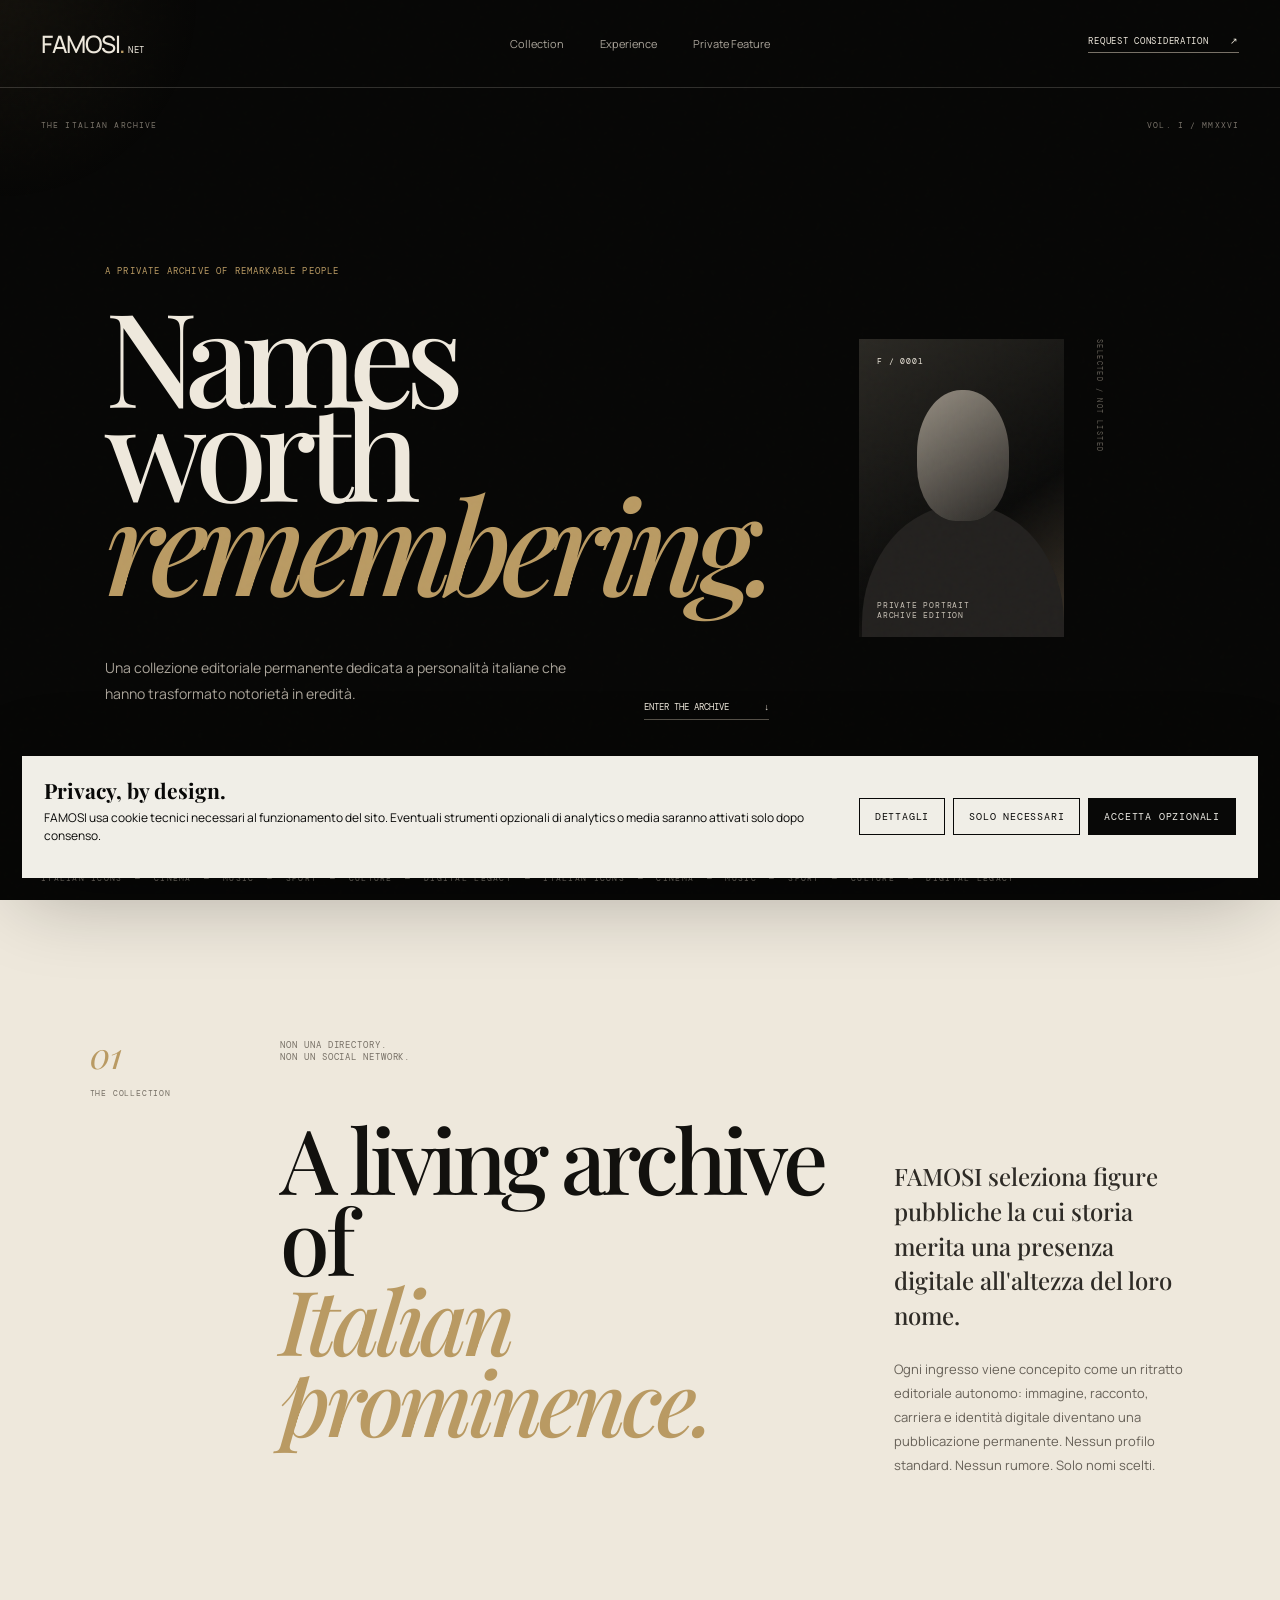
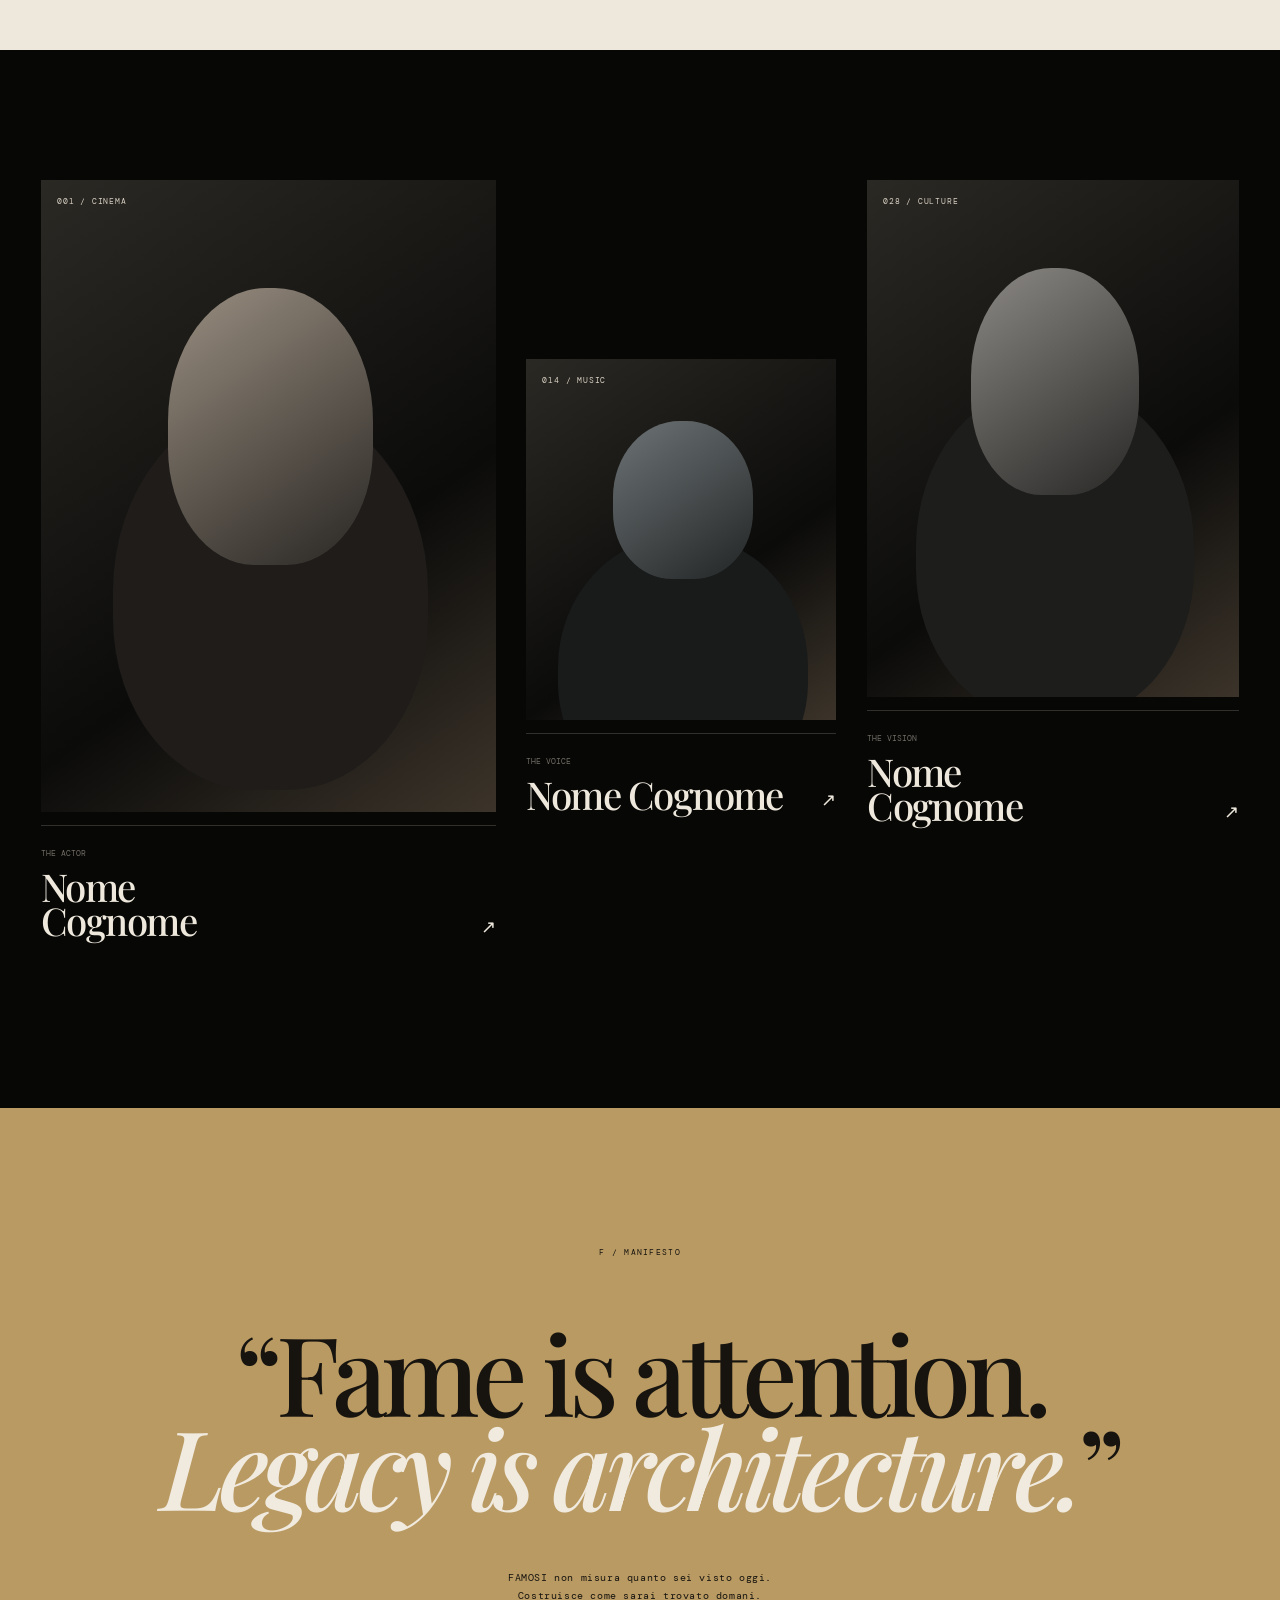
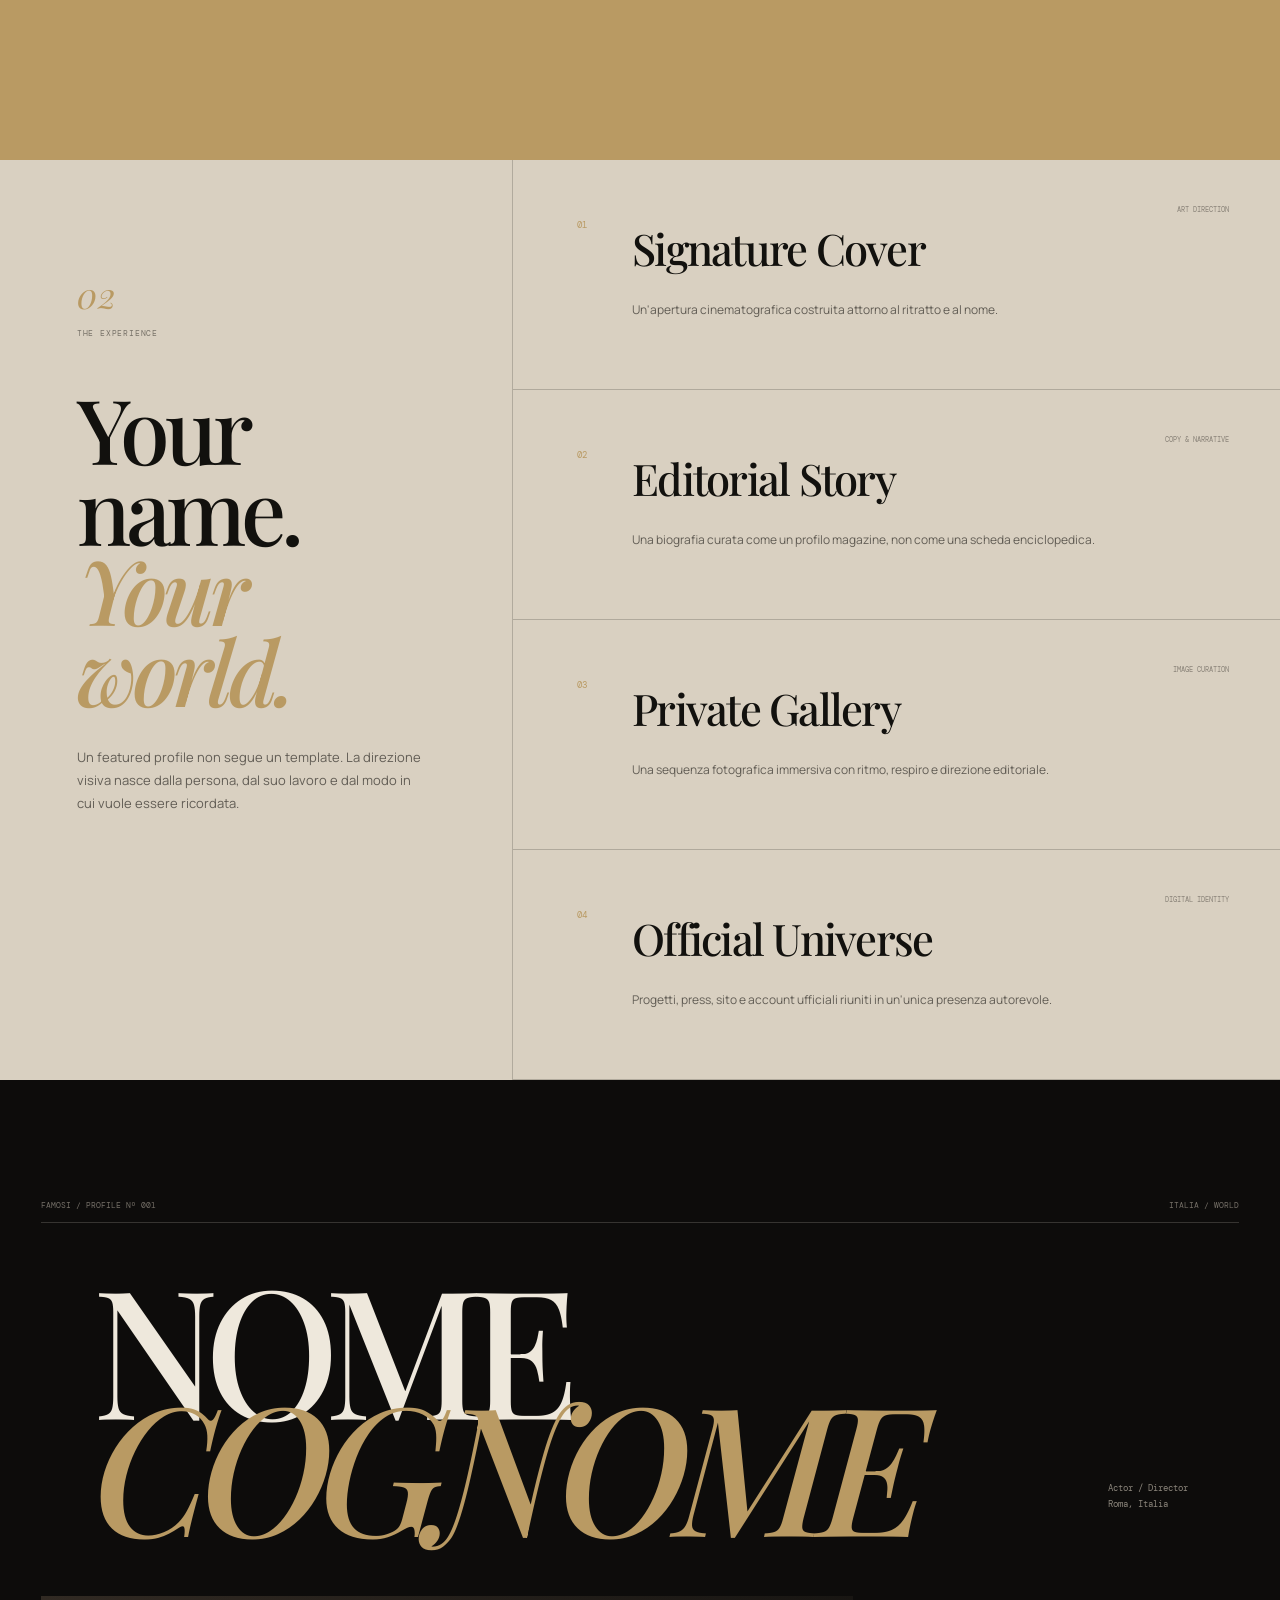
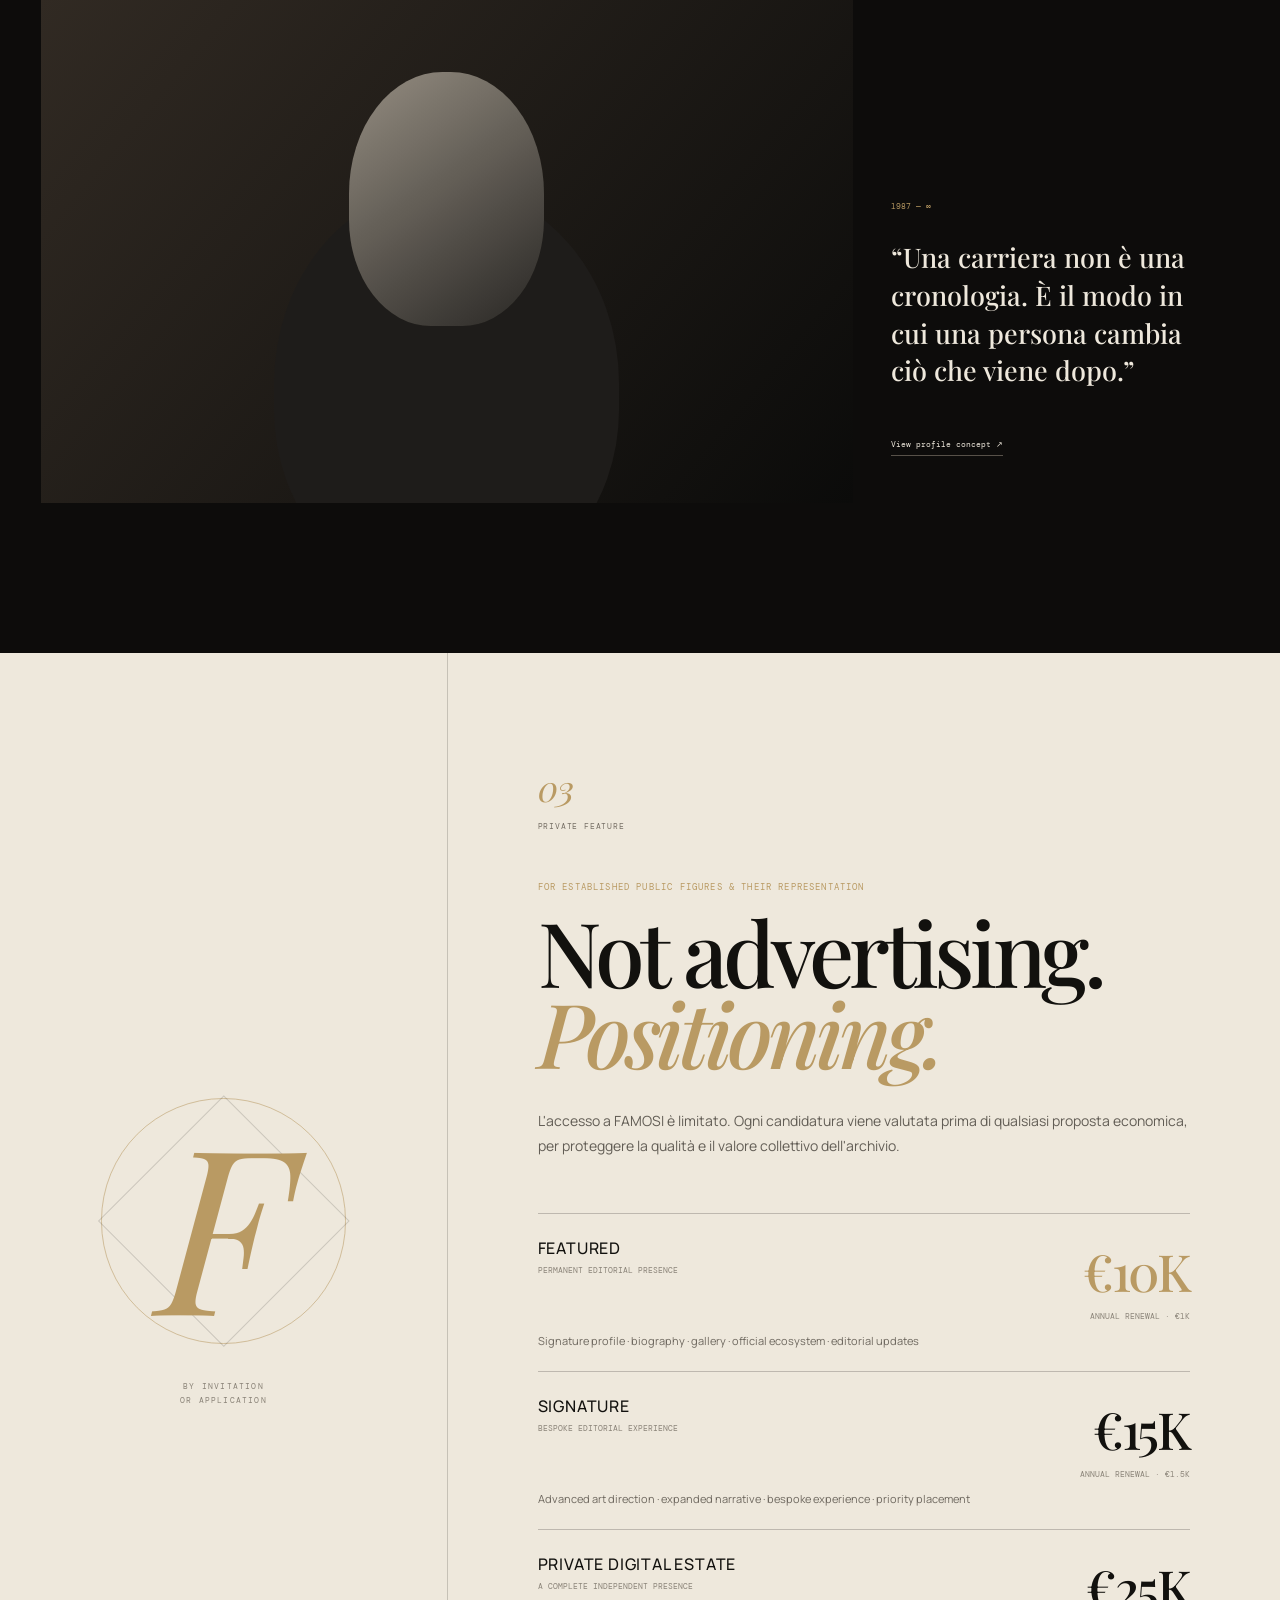
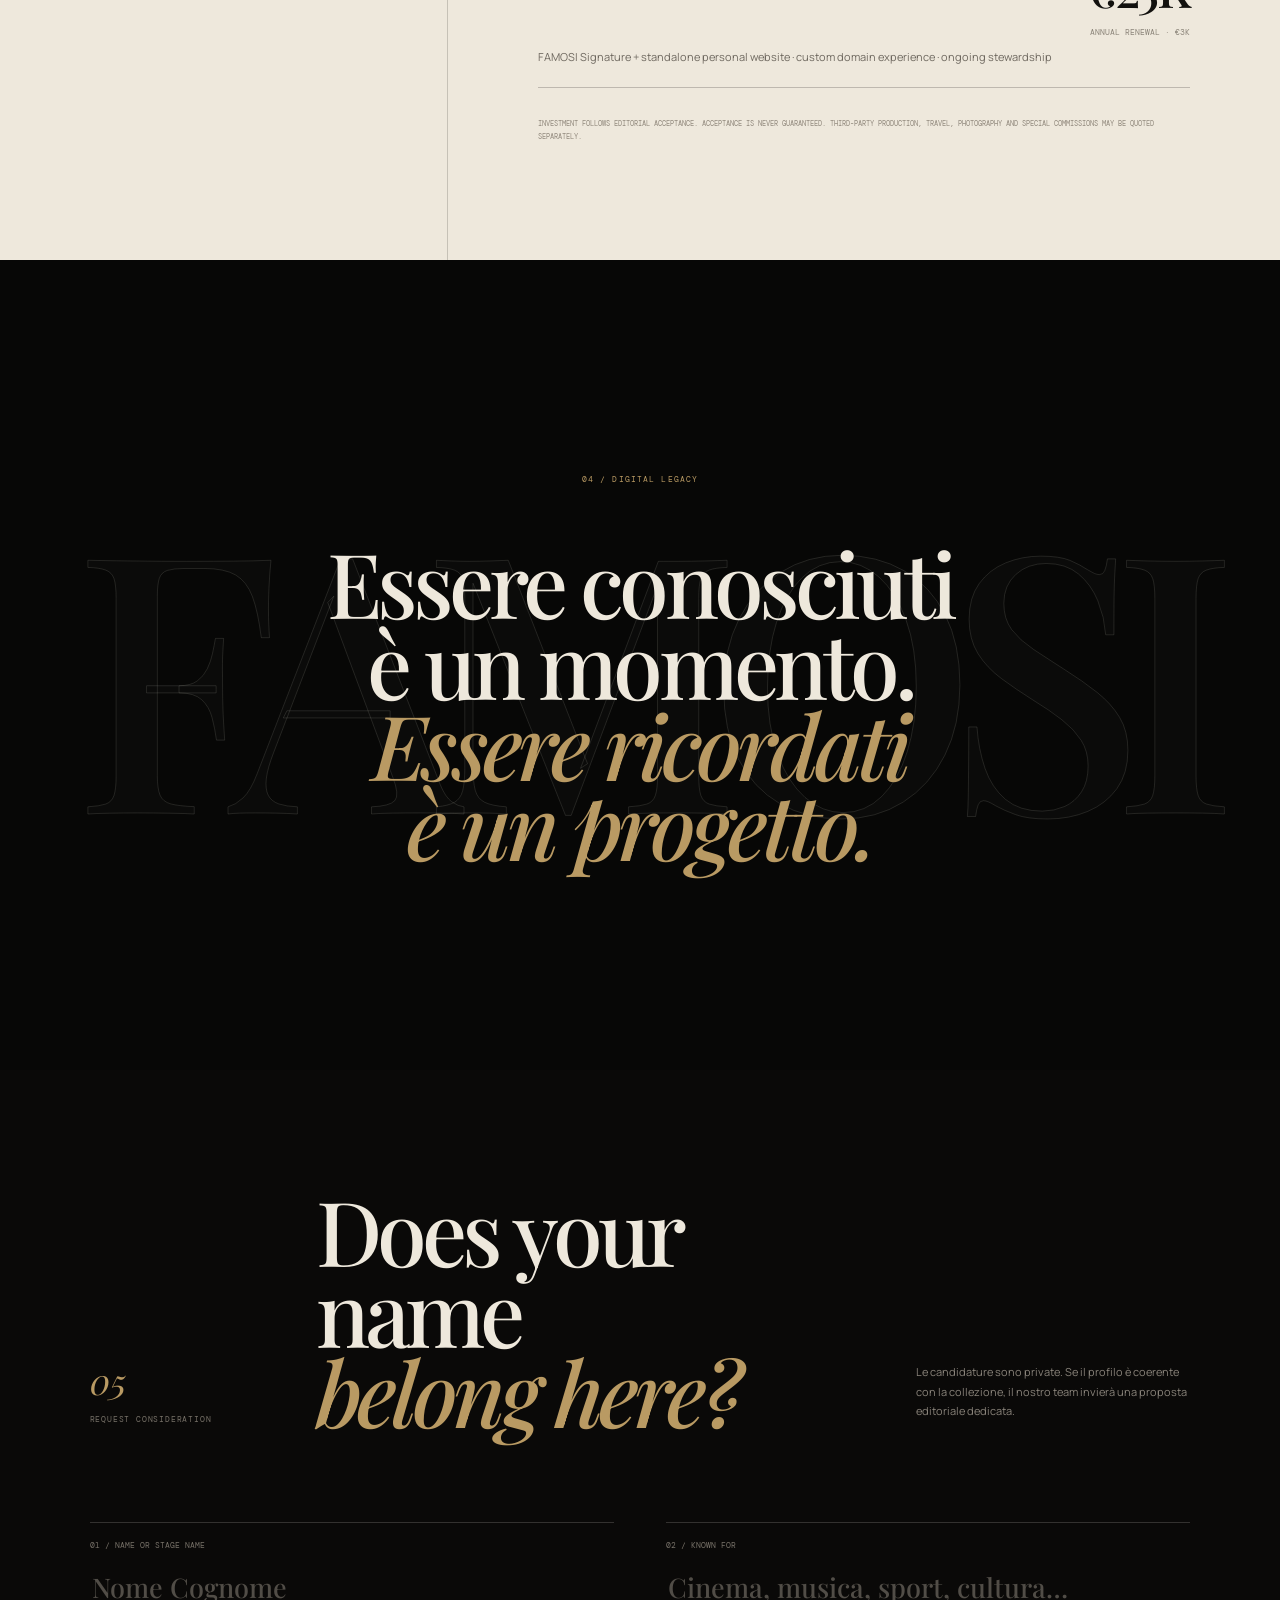
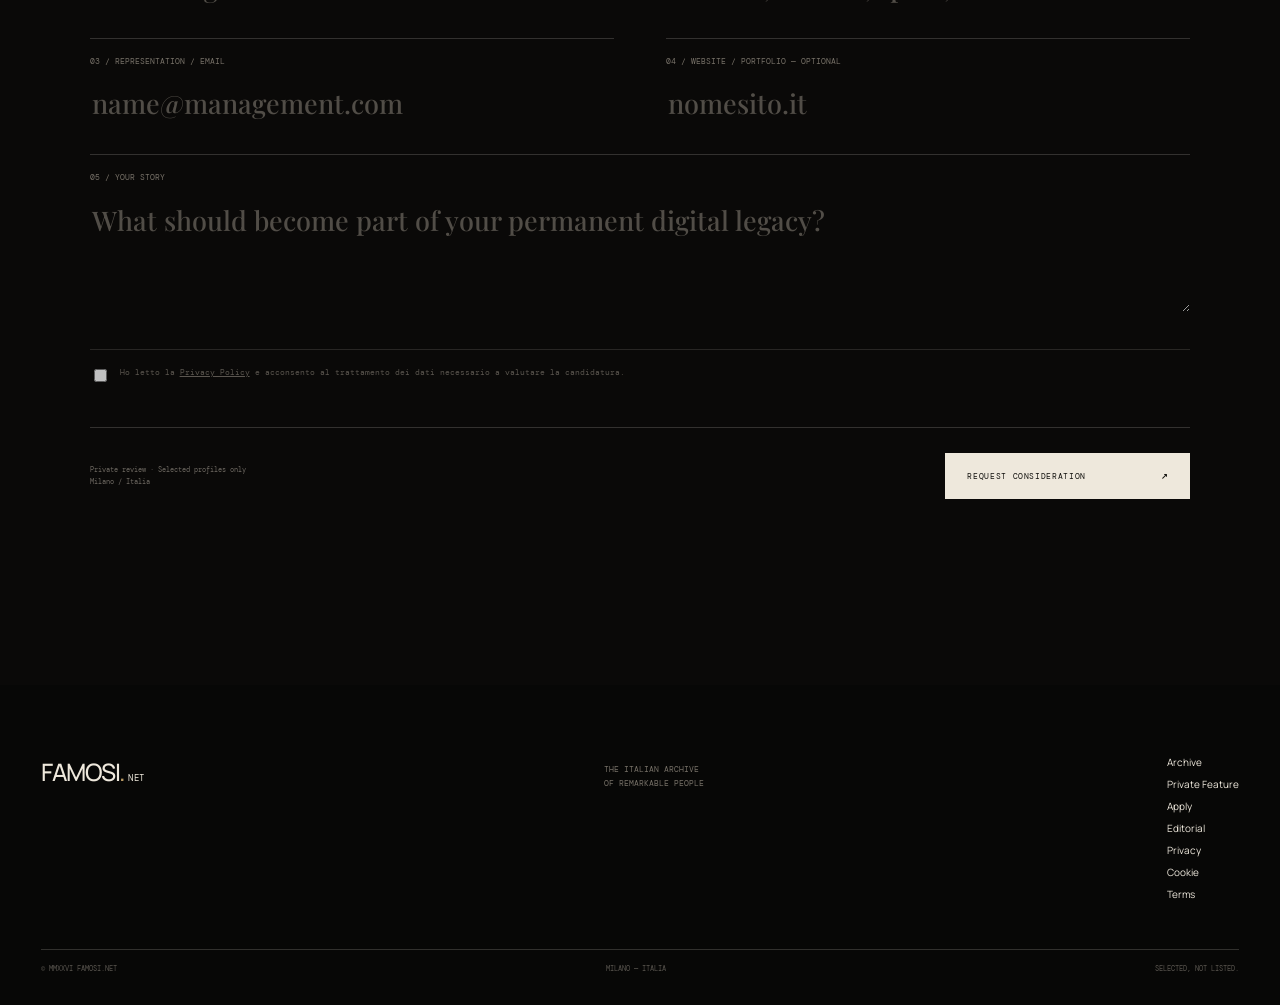
<file: index.html>
<!doctype html><html lang="it"><head><meta charset="utf-8"><meta name="viewport" content="width=device-width,initial-scale=1"><meta name="theme-color" content="#070706"><meta name="description" content="FAMOSI — The Italian Archive of Remarkable People. A private editorial archive for established Italian public figures."><title>FAMOSI — The Italian Archive of Remarkable People</title><link rel="preconnect" href="https://fonts.googleapis.com"><link rel="preconnect" href="https://fonts.gstatic.com" crossorigin><link href="https://fonts.googleapis.com/css2?family=DM+Mono:wght@300;400&family=Manrope:wght@300;400;500&family=Playfair+Display:ital,wght@0,500;1,500&display=swap" rel="stylesheet"><link rel="stylesheet" href="style.css"></head><body>
<div class="grain"></div><div class="cursor"></div><div class="loader"><div><span>FAMOSI</span><small>ITALIAN ARCHIVE / MMXXVI</small></div></div>
<header><a class="logo" href="#top">FAMOSI<span>.</span><b>NET</b></a><nav><a href="#collection">Collection</a><a href="#experience">Experience</a><a href="#private">Private Feature</a></nav><a class="consider" href="#apply">Request consideration <i>↗</i></a></header>
<main id="top">
<section class="cover"><div class="cover-meta"><span>THE ITALIAN ARCHIVE</span><span>VOL. I / MMXXVI</span></div><div class="cover-grid"><div class="cover-copy reveal"><p class="overline">A private archive of remarkable people</p><h1>Names<br>worth<br><em>remembering.</em></h1><div class="cover-bottom"><p>Una collezione editoriale permanente dedicata a personalità italiane che hanno trasformato notorietà in eredità.</p><a href="#collection">Enter the archive <span>↓</span></a></div></div><div class="cover-art reveal"><div class="photo hero-photo"><div class="silhouette"></div><div class="photo-code">F / 0001</div><div class="photo-credit">PRIVATE PORTRAIT<br>ARCHIVE EDITION</div></div><div class="vertical-word">SELECTED / NOT LISTED</div></div></div><div class="ticker"><div>ITALIAN ICONS&nbsp;&nbsp;—&nbsp;&nbsp;CINEMA&nbsp;&nbsp;—&nbsp;&nbsp;MUSIC&nbsp;&nbsp;—&nbsp;&nbsp;SPORT&nbsp;&nbsp;—&nbsp;&nbsp;CULTURE&nbsp;&nbsp;—&nbsp;&nbsp;DIGITAL LEGACY&nbsp;&nbsp;—&nbsp;&nbsp;ITALIAN ICONS&nbsp;&nbsp;—&nbsp;&nbsp;CINEMA&nbsp;&nbsp;—&nbsp;&nbsp;MUSIC&nbsp;&nbsp;—&nbsp;&nbsp;SPORT&nbsp;&nbsp;—&nbsp;&nbsp;CULTURE&nbsp;&nbsp;—&nbsp;&nbsp;DIGITAL LEGACY</div></div></section>
<section class="editorial" id="collection"><div class="chapter reveal"><span>01</span><p>THE COLLECTION</p></div><div class="editorial-title reveal"><p>Non una directory.<br>Non un social network.</p><h2>A living archive of<br><em>Italian prominence.</em></h2></div><div class="editorial-copy reveal"><p class="lead">FAMOSI seleziona figure pubbliche la cui storia merita una presenza digitale all'altezza del loro nome.</p><p>Ogni ingresso viene concepito come un ritratto editoriale autonomo: immagine, racconto, carriera e identità digitale diventano una pubblicazione permanente. Nessun profilo standard. Nessun rumore. Solo nomi scelti.</p></div></section>
<section class="faces"><article class="face face-a reveal"><div class="photo"><div class="silhouette s1"></div><span class="issue">001 / CINEMA</span></div><div class="face-name"><div><small>THE ACTOR</small><h3>Nome<br>Cognome</h3></div><span>↗</span></div></article><article class="face face-b reveal"><div class="photo"><div class="silhouette s2"></div><span class="issue">014 / MUSIC</span></div><div class="face-name"><div><small>THE VOICE</small><h3>Nome Cognome</h3></div><span>↗</span></div></article><article class="face face-c reveal"><div class="photo"><div class="silhouette s3"></div><span class="issue">028 / CULTURE</span></div><div class="face-name"><div><small>THE VISION</small><h3>Nome<br>Cognome</h3></div><span>↗</span></div></article></section>
<section class="quote"><span class="reveal">F / MANIFESTO</span><blockquote class="reveal">“Fame is attention.<br><em>Legacy is architecture.</em>”</blockquote><p class="reveal">FAMOSI non misura quanto sei visto oggi.<br>Costruisce come sarai trovato domani.</p></section>
<section class="experience" id="experience"><div class="experience-intro reveal"><div class="chapter light"><span>02</span><p>THE EXPERIENCE</p></div><h2>Your name.<br><em>Your world.</em></h2><p>Un featured profile non segue un template. La direzione visiva nasce dalla persona, dal suo lavoro e dal modo in cui vuole essere ricordata.</p></div><div class="experience-list"><div class="exp reveal"><span>01</span><h3>Signature Cover</h3><p>Un'apertura cinematografica costruita attorno al ritratto e al nome.</p><i>ART DIRECTION</i></div><div class="exp reveal"><span>02</span><h3>Editorial Story</h3><p>Una biografia curata come un profilo magazine, non come una scheda enciclopedica.</p><i>COPY & NARRATIVE</i></div><div class="exp reveal"><span>03</span><h3>Private Gallery</h3><p>Una sequenza fotografica immersiva con ritmo, respiro e direzione editoriale.</p><i>IMAGE CURATION</i></div><div class="exp reveal"><span>04</span><h3>Official Universe</h3><p>Progetti, press, sito e account ufficiali riuniti in un'unica presenza autorevole.</p><i>DIGITAL IDENTITY</i></div></div></section>
<section class="mock-profile"><div class="mock-top reveal"><span>FAMOSI / PROFILE Nº 001</span><span>ITALIA / WORLD</span></div><div class="mock-name reveal"><h2>NOME<br><em>COGNOME</em></h2><p>Actor / Director<br>Roma, Italia</p></div><div class="mock-gallery"><div class="photo wide reveal"><div class="silhouette s4"></div></div><div class="profile-note reveal"><span>1987 — ∞</span><p>“Una carriera non è una cronologia. È il modo in cui una persona cambia ciò che viene dopo.”</p><a href="profile.html">View profile concept ↗</a></div></div></section>
<section class="private" id="private"><div class="private-mark reveal"><div class="seal"><span>F</span></div><p>BY INVITATION<br>OR APPLICATION</p></div><div class="private-copy reveal"><div class="chapter"><span>03</span><p>PRIVATE FEATURE</p></div><p class="overline">For established public figures & their representation</p><h2>Not advertising.<br><em>Positioning.</em></h2><p class="intro">L'accesso a FAMOSI è limitato. Ogni candidatura viene valutata prima di qualsiasi proposta economica, per proteggere la qualità e il valore collettivo dell'archivio.</p><div class="tier featured"><div><span>FEATURED</span><small>Permanent editorial presence</small></div><div style="text-align:right"><strong>€10K</strong><small>Annual renewal · €1K</small></div><p>Signature profile · biography · gallery · official ecosystem · editorial updates</p></div><div class="tier"><div><span>SIGNATURE</span><small>Bespoke editorial experience</small></div><div style="text-align:right"><strong>€15K</strong><small>Annual renewal · €1.5K</small></div><p>Advanced art direction · expanded narrative · bespoke experience · priority placement</p></div><div class="tier"><div><span>PRIVATE DIGITAL ESTATE</span><small>A complete independent presence</small></div><div style="text-align:right"><strong>€25K</strong><small>Annual renewal · €3K</small></div><p>FAMOSI Signature + standalone personal website · custom domain experience · ongoing stewardship</p></div><p class="legal">INVESTMENT FOLLOWS EDITORIAL ACCEPTANCE. ACCEPTANCE IS NEVER GUARANTEED. THIRD-PARTY PRODUCTION, TRAVEL, PHOTOGRAPHY AND SPECIAL COMMISSIONS MAY BE QUOTED SEPARATELY.</p></div></section>
<section class="legacy"><div class="legacy-word">FAMOSI</div><div class="legacy-copy reveal"><span>04 / DIGITAL LEGACY</span><h2>Essere conosciuti<br>è un momento.<br><em>Essere ricordati<br>è un progetto.</em></h2></div></section>
<section class="apply" id="apply"><div class="apply-head reveal"><div class="chapter light"><span>05</span><p>REQUEST CONSIDERATION</p></div><h2>Does your name<br><em>belong here?</em></h2><p>Le candidature sono private. Se il profilo è coerente con la collezione, il nostro team invierà una proposta editoriale dedicata.</p></div><form class="reveal" id="applyForm" novalidate><label><span>01 / NAME OR STAGE NAME</span><input name="name" required maxlength="120" autocomplete="name" placeholder="Nome Cognome"></label><label><span>02 / KNOWN FOR</span><input name="knownFor" required maxlength="160" placeholder="Cinema, musica, sport, cultura…"></label><label><span>03 / REPRESENTATION / EMAIL</span><input name="email" type="email" required maxlength="180" autocomplete="email" placeholder="name@management.com"></label><label><span>04 / WEBSITE / PORTFOLIO — OPTIONAL</span><input name="website" type="text" maxlength="300" inputmode="url" autocomplete="url" pattern="^(https?:\/\/)?(www\.)?[a-zA-Z0-9][a-zA-Z0-9.-]*\.[a-zA-Z]{2,}([\/:?#].*)?$" title="Inserisci un sito valido, es. nomesito.it" placeholder="nomesito.it"></label><label class="full"><span>05 / YOUR STORY</span><textarea name="story" rows="3" maxlength="4000" placeholder="What should become part of your permanent digital legacy?"></textarea></label><label class="full consent"><input name="privacy" type="checkbox" required><span>Ho letto la <a href="privacy.html">Privacy Policy</a> e acconsento al trattamento dei dati necessario a valutare la candidatura.</span></label><div class="form-trap" aria-hidden="true"><label>Company website<input name="companyWebsite" tabindex="-1" autocomplete="off"></label></div><div class="form-end full"><p>Private review · Selected profiles only<br>Milano / Italia</p><button type="submit">Request consideration <b>↗</b></button></div><p class="form-status full" id="formStatus" role="status" aria-live="polite"></p></form></section>
</main><footer><a class="logo" href="#top">FAMOSI<span>.</span><b>NET</b></a><p>THE ITALIAN ARCHIVE<br>OF REMARKABLE PEOPLE</p><div><a href="#collection">Archive</a><a href="#private">Private Feature</a><a href="#apply">Apply</a><a href="mailto:editorial@famosi.net">Editorial</a><a href="privacy.html">Privacy</a><a href="cookie.html">Cookie</a><a href="terms.html">Terms</a></div><div class="copyright"><span>© MMXXVI FAMOSI.NET</span><span>MILANO — ITALIA</span><span>SELECTED, NOT LISTED.</span></div></footer><div class="cookie-banner" id="cookieBanner"><div><strong>Privacy, by design.</strong><p>FAMOSI usa cookie tecnici necessari al funzionamento del sito. Eventuali strumenti opzionali di analytics o media saranno attivati solo dopo consenso.</p></div><div class="cookie-actions"><a href="cookie.html">Dettagli</a><button id="cookieReject">Solo necessari</button><button class="accept" id="cookieAccept">Accetta opzionali</button></div></div><script src="script.js"></script></body></html>
</file>
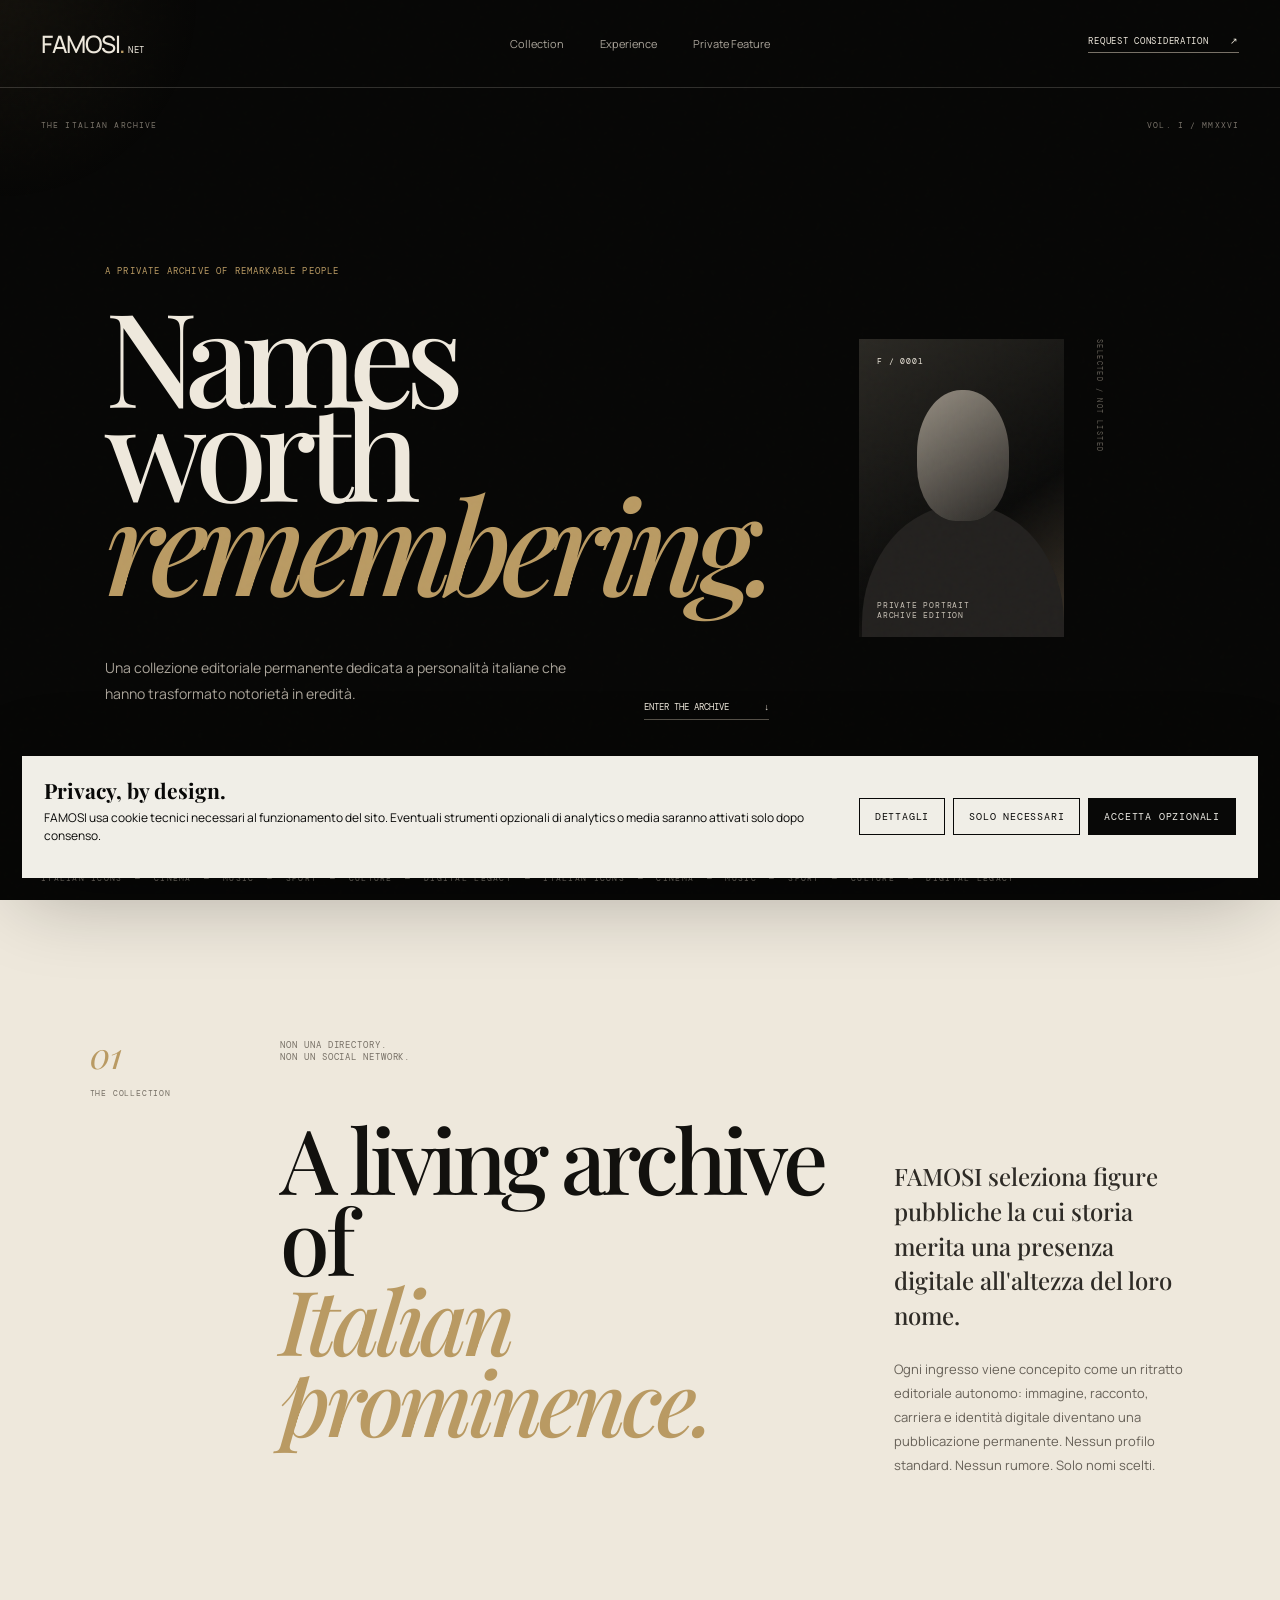
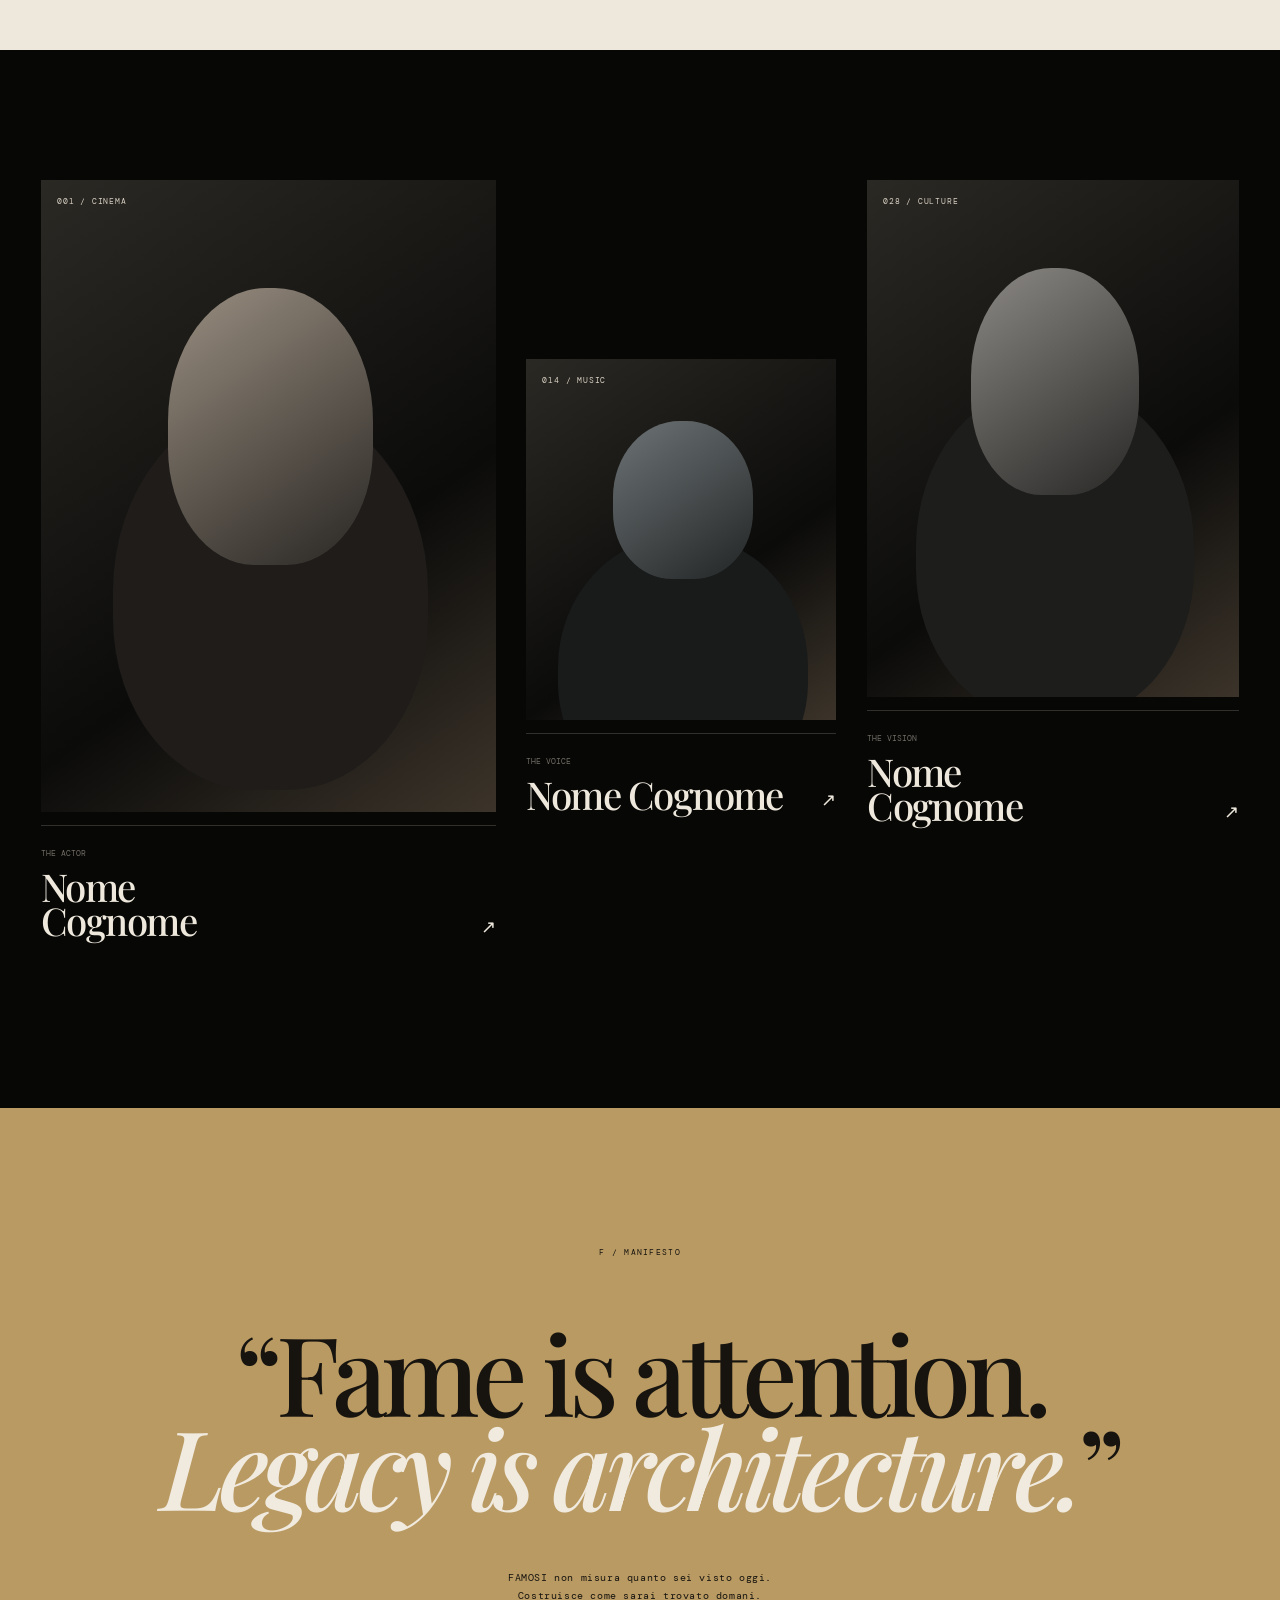
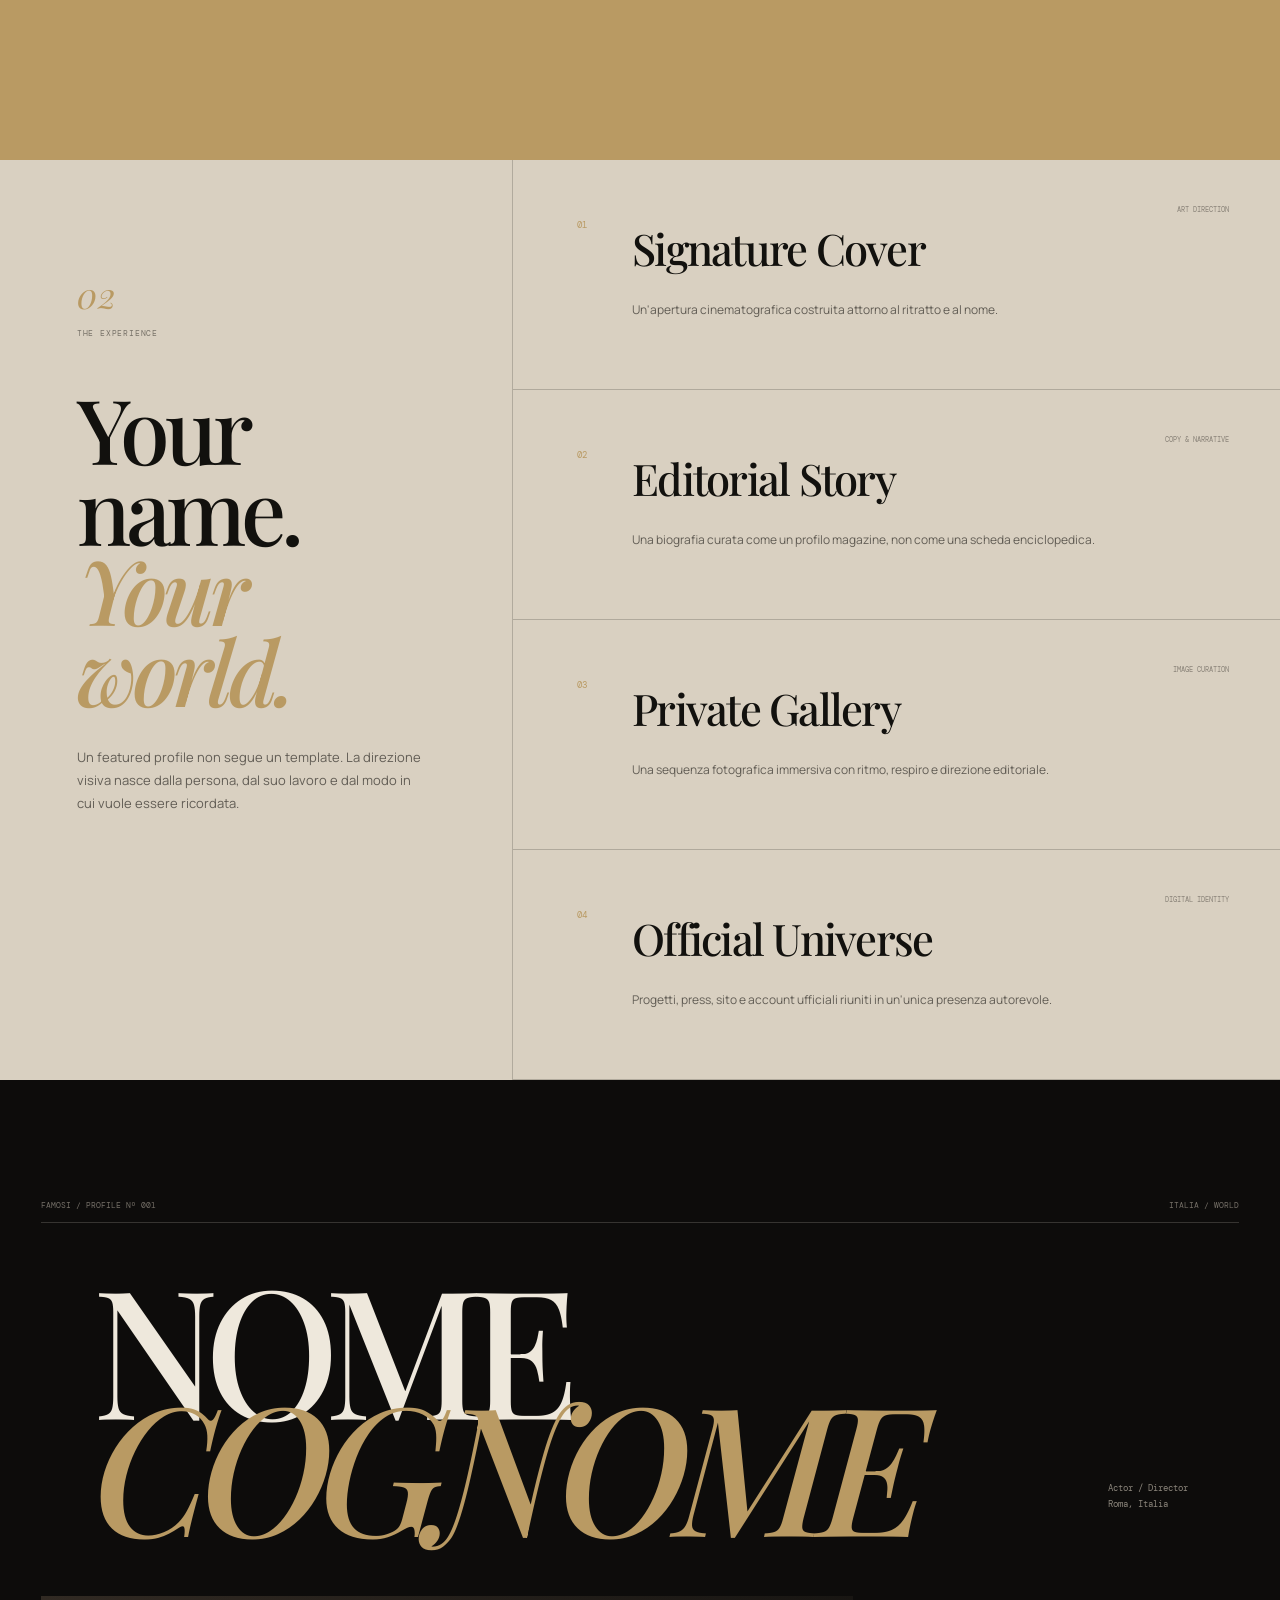
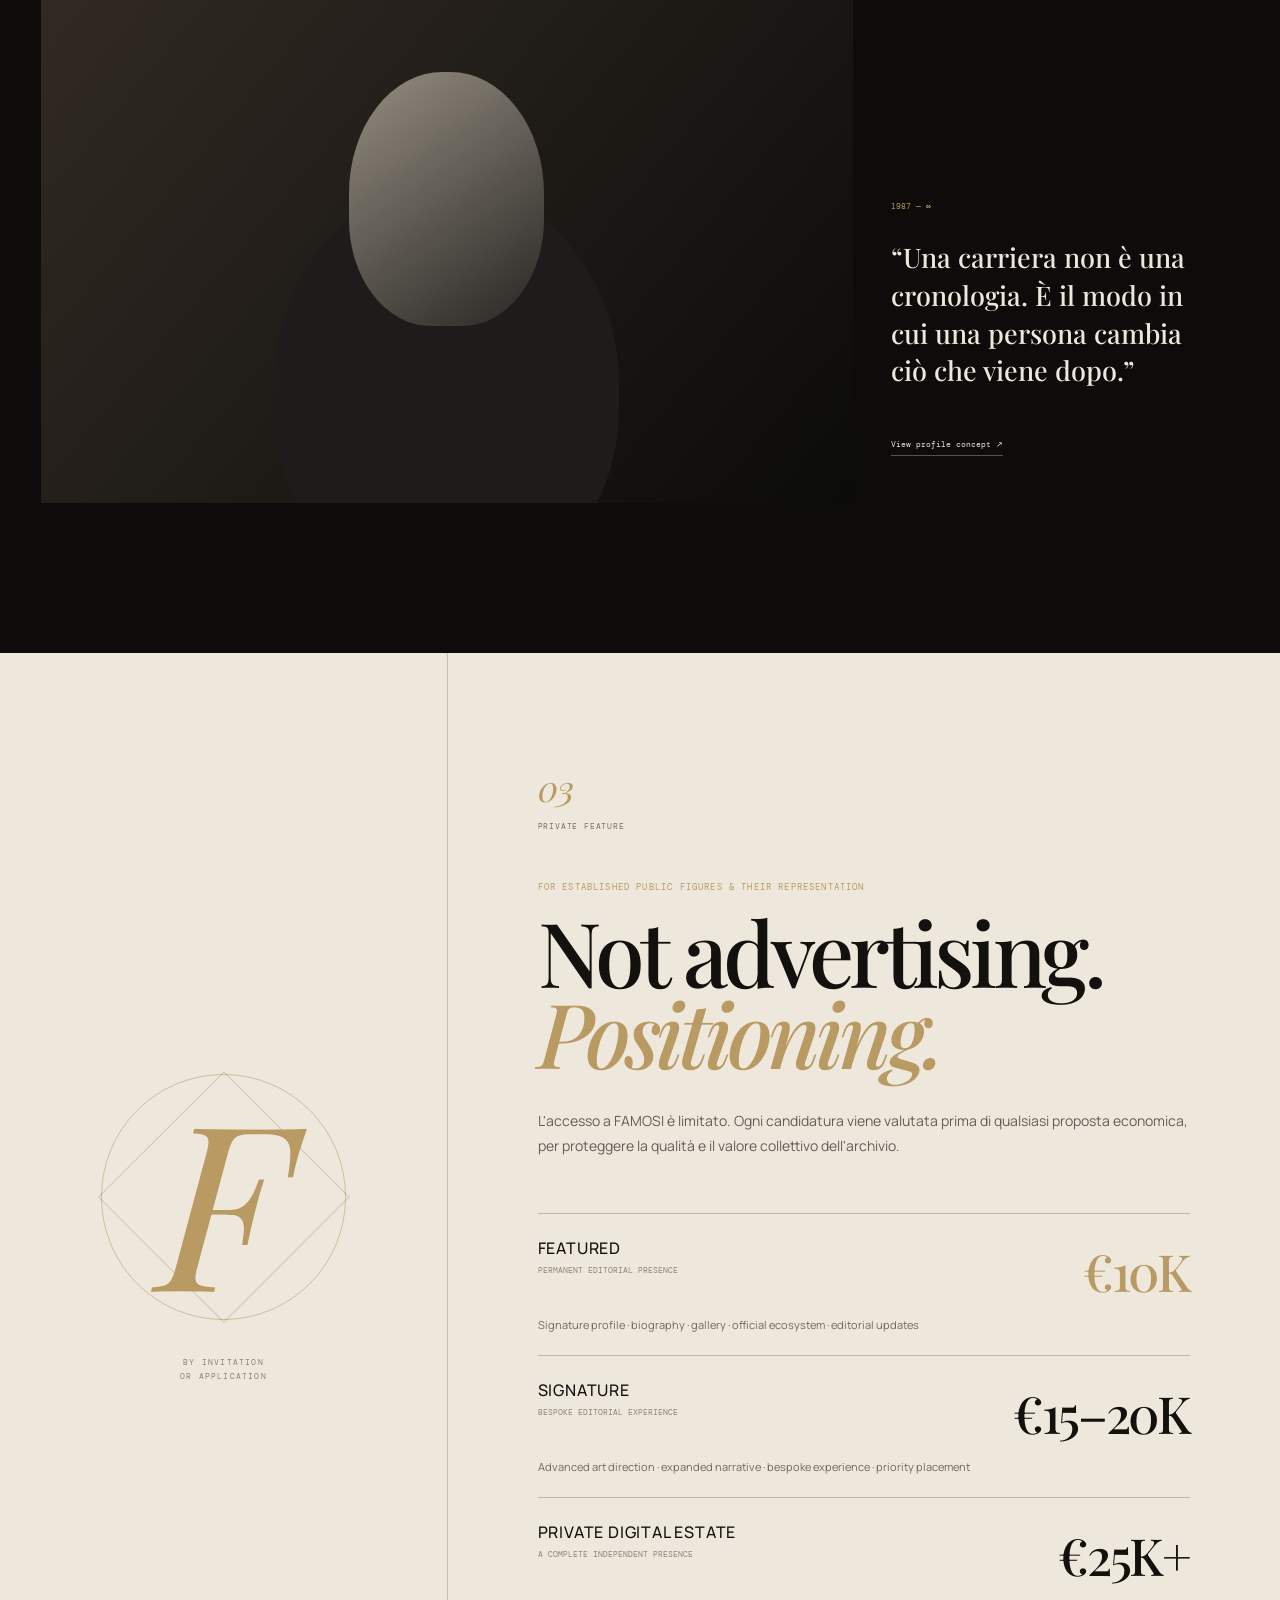
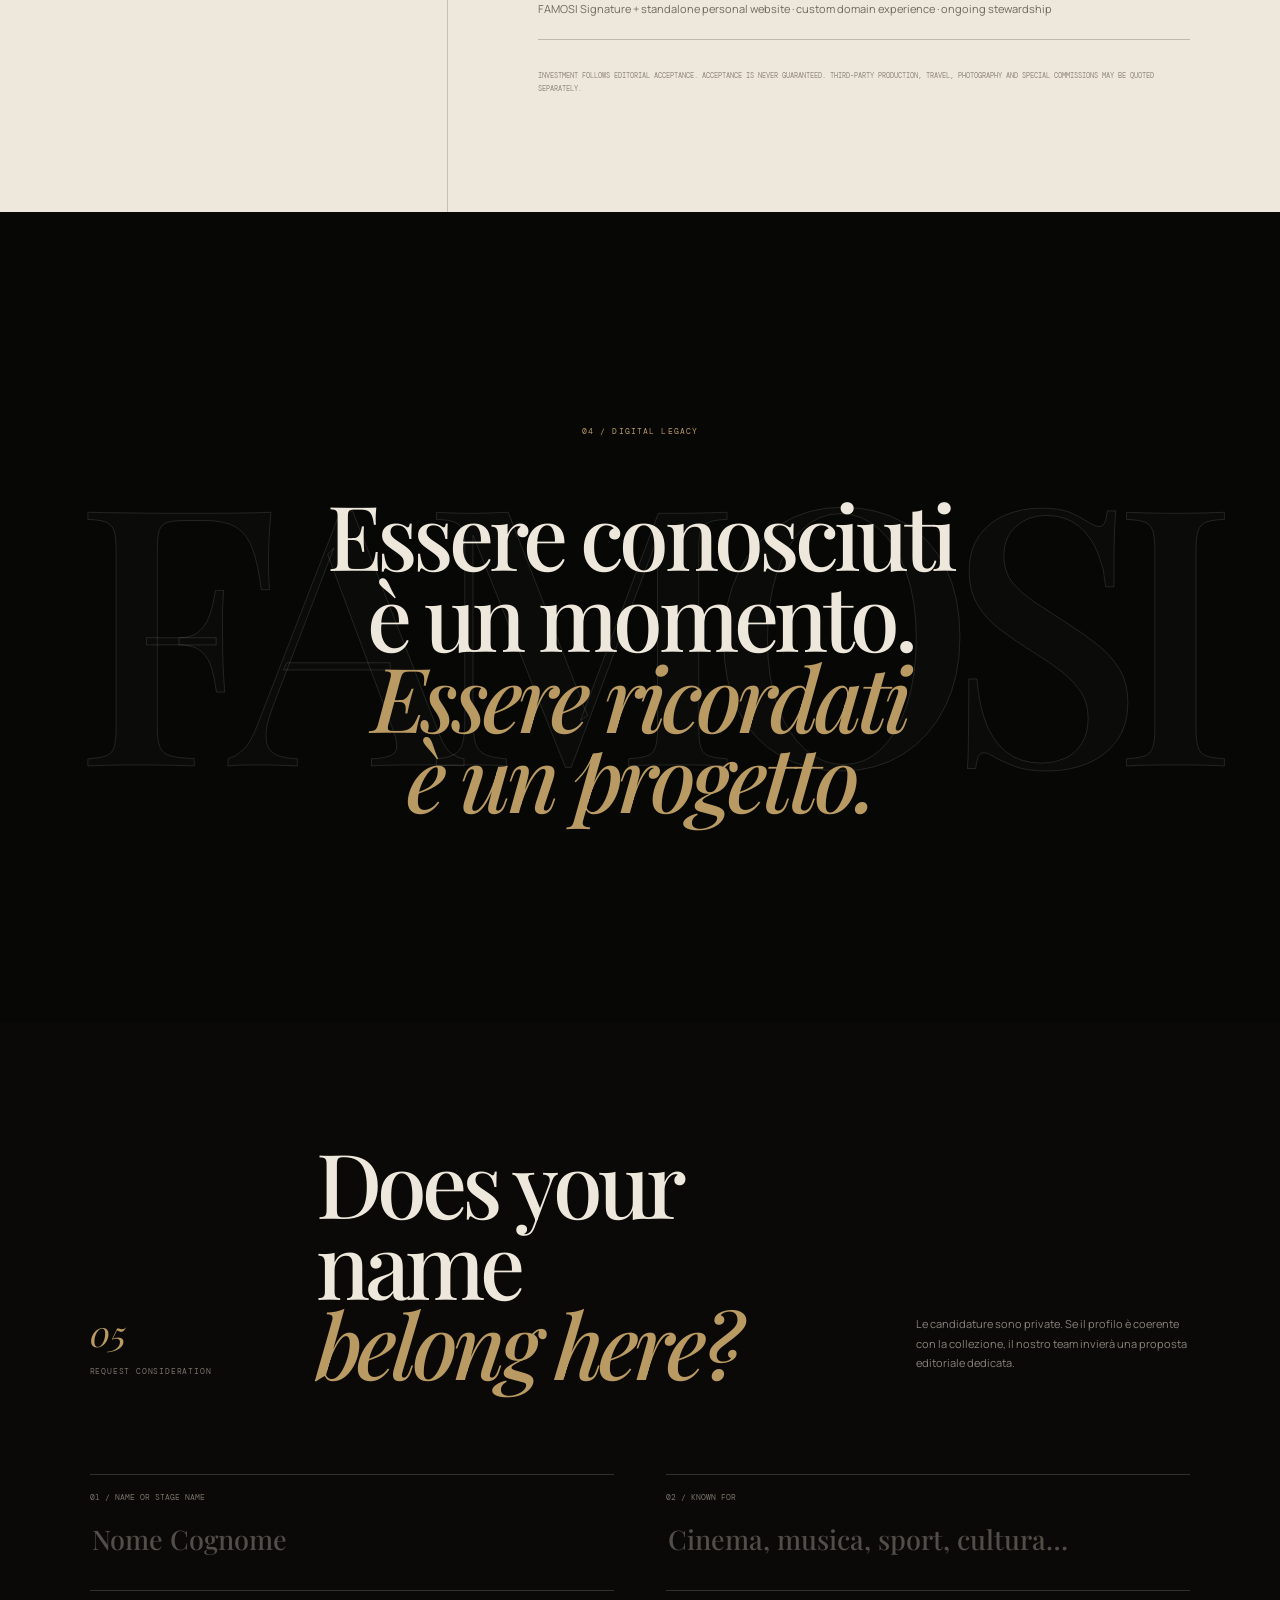
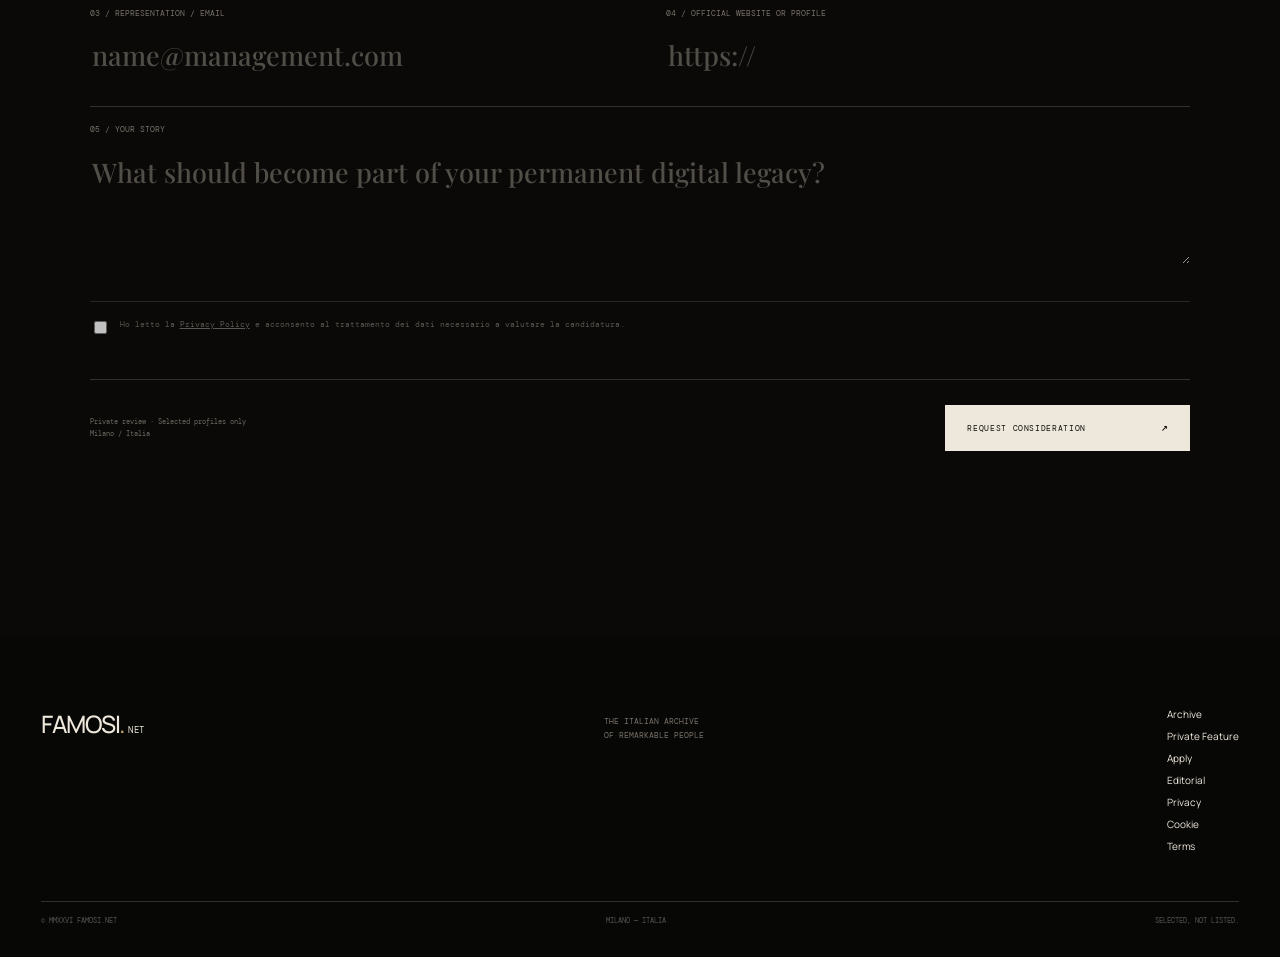
<file: famosi-net/index.html>
<!doctype html><html lang="it"><head><meta charset="utf-8"><meta name="viewport" content="width=device-width,initial-scale=1"><meta name="theme-color" content="#070706"><meta name="description" content="FAMOSI — The Italian Archive of Remarkable People. A private editorial archive for established Italian public figures."><title>FAMOSI — The Italian Archive of Remarkable People</title><link rel="preconnect" href="https://fonts.googleapis.com"><link rel="preconnect" href="https://fonts.gstatic.com" crossorigin><link href="https://fonts.googleapis.com/css2?family=DM+Mono:wght@300;400&family=Manrope:wght@300;400;500&family=Playfair+Display:ital,wght@0,500;1,500&display=swap" rel="stylesheet"><link rel="stylesheet" href="style.css"></head><body>
<div class="grain"></div><div class="cursor"></div><div class="loader"><div><span>FAMOSI</span><small>ITALIAN ARCHIVE / MMXXVI</small></div></div>
<header><a class="logo" href="#top">FAMOSI<span>.</span><b>NET</b></a><nav><a href="#collection">Collection</a><a href="#experience">Experience</a><a href="#private">Private Feature</a></nav><a class="consider" href="#apply">Request consideration <i>↗</i></a></header>
<main id="top">
<section class="cover"><div class="cover-meta"><span>THE ITALIAN ARCHIVE</span><span>VOL. I / MMXXVI</span></div><div class="cover-grid"><div class="cover-copy reveal"><p class="overline">A private archive of remarkable people</p><h1>Names<br>worth<br><em>remembering.</em></h1><div class="cover-bottom"><p>Una collezione editoriale permanente dedicata a personalità italiane che hanno trasformato notorietà in eredità.</p><a href="#collection">Enter the archive <span>↓</span></a></div></div><div class="cover-art reveal"><div class="photo hero-photo"><div class="silhouette"></div><div class="photo-code">F / 0001</div><div class="photo-credit">PRIVATE PORTRAIT<br>ARCHIVE EDITION</div></div><div class="vertical-word">SELECTED / NOT LISTED</div></div></div><div class="ticker"><div>ITALIAN ICONS&nbsp;&nbsp;—&nbsp;&nbsp;CINEMA&nbsp;&nbsp;—&nbsp;&nbsp;MUSIC&nbsp;&nbsp;—&nbsp;&nbsp;SPORT&nbsp;&nbsp;—&nbsp;&nbsp;CULTURE&nbsp;&nbsp;—&nbsp;&nbsp;DIGITAL LEGACY&nbsp;&nbsp;—&nbsp;&nbsp;ITALIAN ICONS&nbsp;&nbsp;—&nbsp;&nbsp;CINEMA&nbsp;&nbsp;—&nbsp;&nbsp;MUSIC&nbsp;&nbsp;—&nbsp;&nbsp;SPORT&nbsp;&nbsp;—&nbsp;&nbsp;CULTURE&nbsp;&nbsp;—&nbsp;&nbsp;DIGITAL LEGACY</div></div></section>
<section class="editorial" id="collection"><div class="chapter reveal"><span>01</span><p>THE COLLECTION</p></div><div class="editorial-title reveal"><p>Non una directory.<br>Non un social network.</p><h2>A living archive of<br><em>Italian prominence.</em></h2></div><div class="editorial-copy reveal"><p class="lead">FAMOSI seleziona figure pubbliche la cui storia merita una presenza digitale all'altezza del loro nome.</p><p>Ogni ingresso viene concepito come un ritratto editoriale autonomo: immagine, racconto, carriera e identità digitale diventano una pubblicazione permanente. Nessun profilo standard. Nessun rumore. Solo nomi scelti.</p></div></section>
<section class="faces"><article class="face face-a reveal"><div class="photo"><div class="silhouette s1"></div><span class="issue">001 / CINEMA</span></div><div class="face-name"><div><small>THE ACTOR</small><h3>Nome<br>Cognome</h3></div><span>↗</span></div></article><article class="face face-b reveal"><div class="photo"><div class="silhouette s2"></div><span class="issue">014 / MUSIC</span></div><div class="face-name"><div><small>THE VOICE</small><h3>Nome Cognome</h3></div><span>↗</span></div></article><article class="face face-c reveal"><div class="photo"><div class="silhouette s3"></div><span class="issue">028 / CULTURE</span></div><div class="face-name"><div><small>THE VISION</small><h3>Nome<br>Cognome</h3></div><span>↗</span></div></article></section>
<section class="quote"><span class="reveal">F / MANIFESTO</span><blockquote class="reveal">“Fame is attention.<br><em>Legacy is architecture.</em>”</blockquote><p class="reveal">FAMOSI non misura quanto sei visto oggi.<br>Costruisce come sarai trovato domani.</p></section>
<section class="experience" id="experience"><div class="experience-intro reveal"><div class="chapter light"><span>02</span><p>THE EXPERIENCE</p></div><h2>Your name.<br><em>Your world.</em></h2><p>Un featured profile non segue un template. La direzione visiva nasce dalla persona, dal suo lavoro e dal modo in cui vuole essere ricordata.</p></div><div class="experience-list"><div class="exp reveal"><span>01</span><h3>Signature Cover</h3><p>Un'apertura cinematografica costruita attorno al ritratto e al nome.</p><i>ART DIRECTION</i></div><div class="exp reveal"><span>02</span><h3>Editorial Story</h3><p>Una biografia curata come un profilo magazine, non come una scheda enciclopedica.</p><i>COPY & NARRATIVE</i></div><div class="exp reveal"><span>03</span><h3>Private Gallery</h3><p>Una sequenza fotografica immersiva con ritmo, respiro e direzione editoriale.</p><i>IMAGE CURATION</i></div><div class="exp reveal"><span>04</span><h3>Official Universe</h3><p>Progetti, press, sito e account ufficiali riuniti in un'unica presenza autorevole.</p><i>DIGITAL IDENTITY</i></div></div></section>
<section class="mock-profile"><div class="mock-top reveal"><span>FAMOSI / PROFILE Nº 001</span><span>ITALIA / WORLD</span></div><div class="mock-name reveal"><h2>NOME<br><em>COGNOME</em></h2><p>Actor / Director<br>Roma, Italia</p></div><div class="mock-gallery"><div class="photo wide reveal"><div class="silhouette s4"></div></div><div class="profile-note reveal"><span>1987 — ∞</span><p>“Una carriera non è una cronologia. È il modo in cui una persona cambia ciò che viene dopo.”</p><a href="profile.html">View profile concept ↗</a></div></div></section>
<section class="private" id="private"><div class="private-mark reveal"><div class="seal"><span>F</span></div><p>BY INVITATION<br>OR APPLICATION</p></div><div class="private-copy reveal"><div class="chapter"><span>03</span><p>PRIVATE FEATURE</p></div><p class="overline">For established public figures & their representation</p><h2>Not advertising.<br><em>Positioning.</em></h2><p class="intro">L'accesso a FAMOSI è limitato. Ogni candidatura viene valutata prima di qualsiasi proposta economica, per proteggere la qualità e il valore collettivo dell'archivio.</p><div class="tier featured"><div><span>FEATURED</span><small>Permanent editorial presence</small></div><strong>€10K</strong><p>Signature profile · biography · gallery · official ecosystem · editorial updates</p></div><div class="tier"><div><span>SIGNATURE</span><small>Bespoke editorial experience</small></div><strong>€15–20K</strong><p>Advanced art direction · expanded narrative · bespoke experience · priority placement</p></div><div class="tier"><div><span>PRIVATE DIGITAL ESTATE</span><small>A complete independent presence</small></div><strong>€25K+</strong><p>FAMOSI Signature + standalone personal website · custom domain experience · ongoing stewardship</p></div><p class="legal">INVESTMENT FOLLOWS EDITORIAL ACCEPTANCE. ACCEPTANCE IS NEVER GUARANTEED. THIRD-PARTY PRODUCTION, TRAVEL, PHOTOGRAPHY AND SPECIAL COMMISSIONS MAY BE QUOTED SEPARATELY.</p></div></section>
<section class="legacy"><div class="legacy-word">FAMOSI</div><div class="legacy-copy reveal"><span>04 / DIGITAL LEGACY</span><h2>Essere conosciuti<br>è un momento.<br><em>Essere ricordati<br>è un progetto.</em></h2></div></section>
<section class="apply" id="apply"><div class="apply-head reveal"><div class="chapter light"><span>05</span><p>REQUEST CONSIDERATION</p></div><h2>Does your name<br><em>belong here?</em></h2><p>Le candidature sono private. Se il profilo è coerente con la collezione, il nostro team invierà una proposta editoriale dedicata.</p></div><form class="reveal" id="applyForm" novalidate><label><span>01 / NAME OR STAGE NAME</span><input name="name" required maxlength="120" autocomplete="name" placeholder="Nome Cognome"></label><label><span>02 / KNOWN FOR</span><input name="knownFor" required maxlength="160" placeholder="Cinema, musica, sport, cultura…"></label><label><span>03 / REPRESENTATION / EMAIL</span><input name="email" type="email" required maxlength="180" autocomplete="email" placeholder="name@management.com"></label><label><span>04 / OFFICIAL WEBSITE OR PROFILE</span><input name="website" type="url" maxlength="300" inputmode="url" placeholder="https://"></label><label class="full"><span>05 / YOUR STORY</span><textarea name="story" rows="3" maxlength="4000" placeholder="What should become part of your permanent digital legacy?"></textarea></label><label class="full consent"><input name="privacy" type="checkbox" required><span>Ho letto la <a href="privacy.html">Privacy Policy</a> e acconsento al trattamento dei dati necessario a valutare la candidatura.</span></label><div class="form-trap" aria-hidden="true"><label>Company website<input name="companyWebsite" tabindex="-1" autocomplete="off"></label></div><div class="form-end full"><p>Private review · Selected profiles only<br>Milano / Italia</p><button type="submit">Request consideration <b>↗</b></button></div><p class="form-status full" id="formStatus" role="status" aria-live="polite"></p></form></section>
</main><footer><a class="logo" href="#top">FAMOSI<span>.</span><b>NET</b></a><p>THE ITALIAN ARCHIVE<br>OF REMARKABLE PEOPLE</p><div><a href="#collection">Archive</a><a href="#private">Private Feature</a><a href="#apply">Apply</a><a href="mailto:editorial@famosi.net">Editorial</a><a href="privacy.html">Privacy</a><a href="cookie.html">Cookie</a><a href="terms.html">Terms</a></div><div class="copyright"><span>© MMXXVI FAMOSI.NET</span><span>MILANO — ITALIA</span><span>SELECTED, NOT LISTED.</span></div></footer><div class="cookie-banner" id="cookieBanner"><div><strong>Privacy, by design.</strong><p>FAMOSI usa cookie tecnici necessari al funzionamento del sito. Eventuali strumenti opzionali di analytics o media saranno attivati solo dopo consenso.</p></div><div class="cookie-actions"><a href="cookie.html">Dettagli</a><button id="cookieReject">Solo necessari</button><button class="accept" id="cookieAccept">Accetta opzionali</button></div></div><script src="script.js"></script></body></html>
</file>
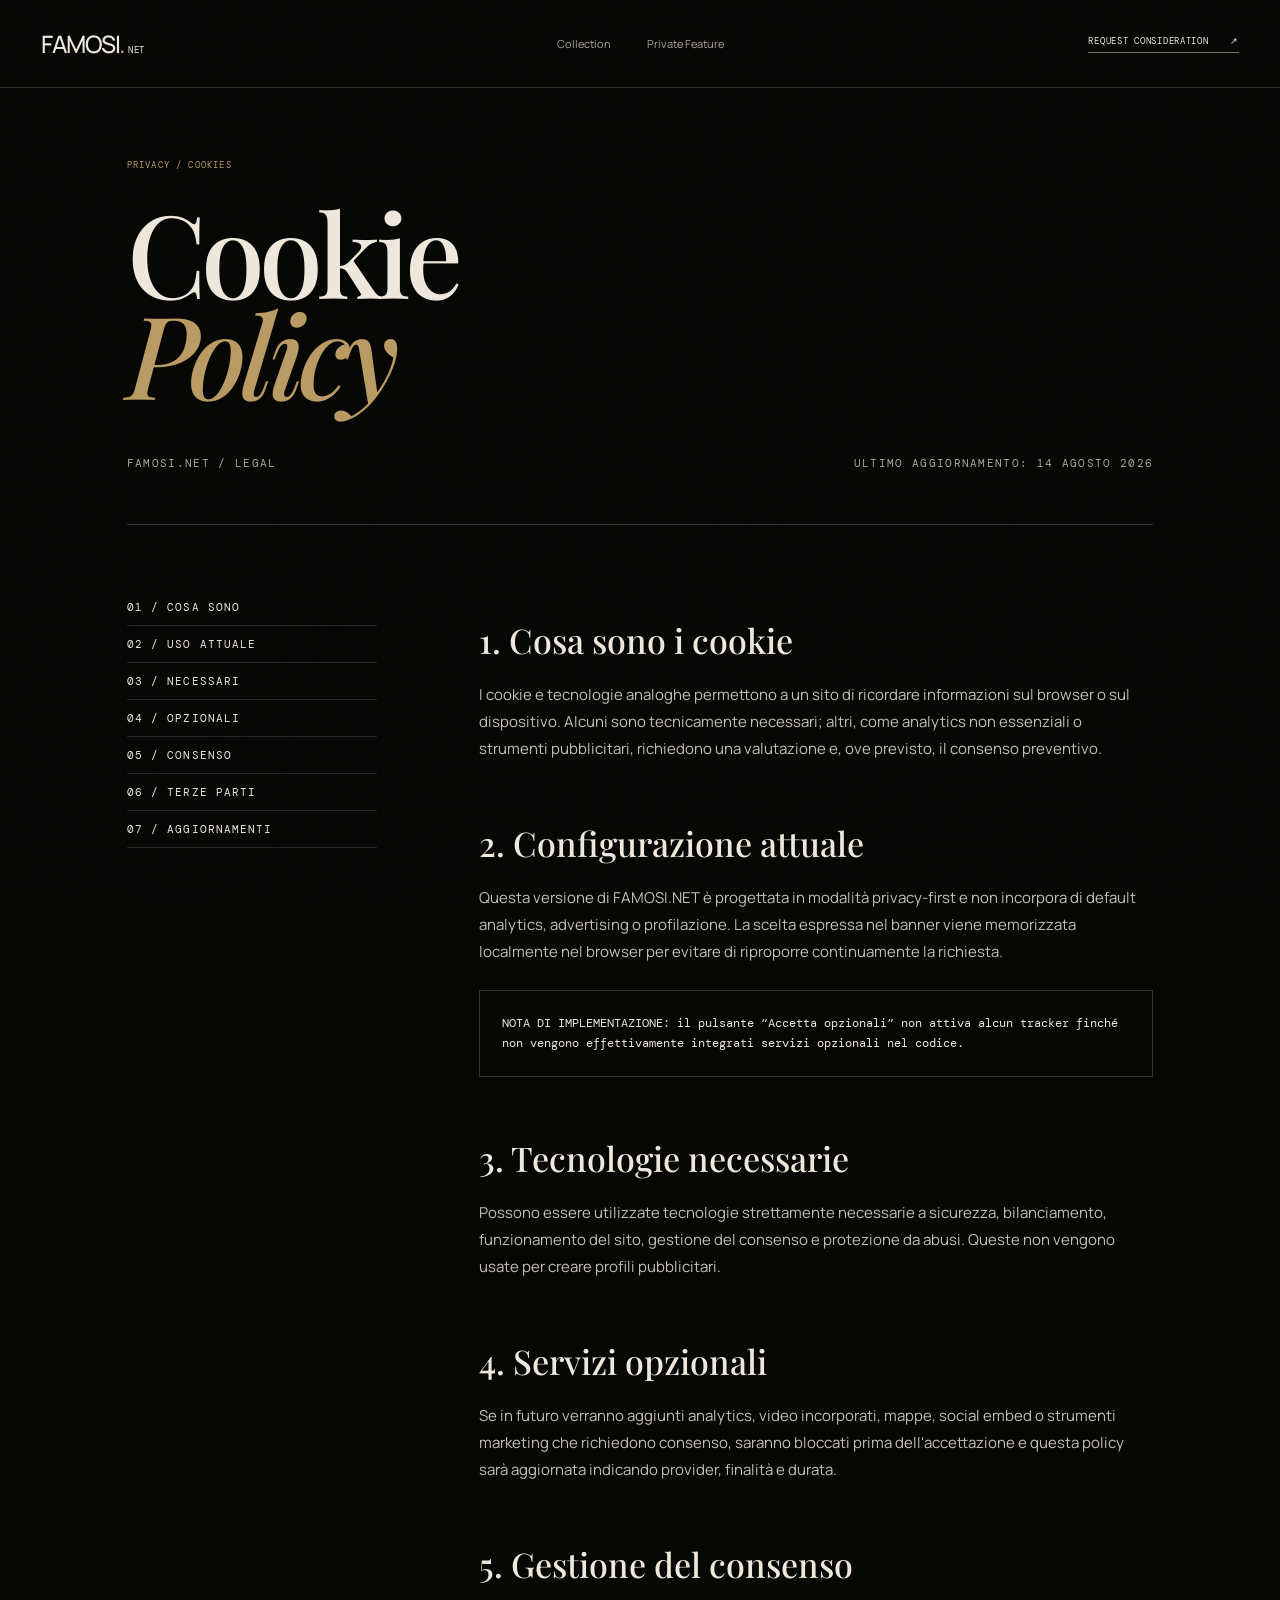
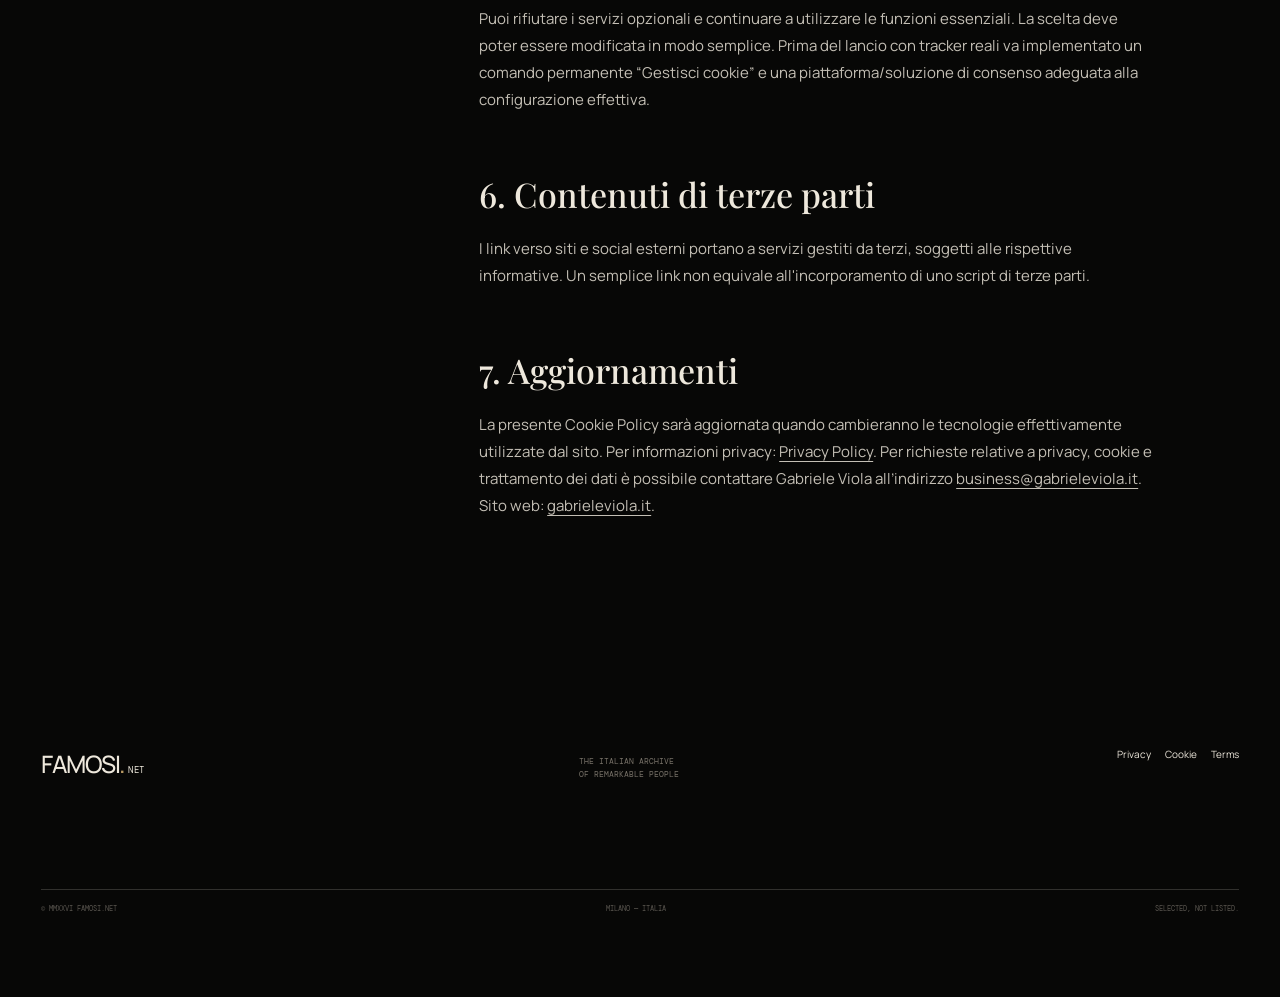
<file: cookie.html>
<!doctype html><html lang="it"><head><meta charset="utf-8"><meta name="viewport" content="width=device-width,initial-scale=1"><meta name="theme-color" content="#070706"><link rel="preconnect" href="https://fonts.googleapis.com"><link rel="preconnect" href="https://fonts.gstatic.com" crossorigin><link href="https://fonts.googleapis.com/css2?family=DM+Mono:wght@300;400&family=Manrope:wght@300;400;500&family=Playfair+Display:ital,wght@0,500;1,500&display=swap" rel="stylesheet"><link rel="stylesheet" href="style.css"><title>Cookie Policy — FAMOSI</title></head><body><div class="grain"></div><header><a class="logo" href="index.html">FAMOSI<span>.</span><b>NET</b></a><nav><a href="index.html#collection">Collection</a><a href="index.html#private">Private Feature</a></nav><a class="consider" href="index.html#apply">Request consideration <i>↗</i></a></header><main class="legal-shell"><section class="legal-hero"><p class="overline">PRIVACY / COOKIES</p><h1>Cookie<br><em>Policy</em></h1><div class="legal-meta"><span>FAMOSI.NET / LEGAL</span><span>Ultimo aggiornamento: 14 agosto 2026</span></div></section><div class="legal-content"><aside class="legal-toc"><a href="#1">01 / Cosa sono</a><a href="#2">02 / Uso attuale</a><a href="#3">03 / Necessari</a><a href="#4">04 / Opzionali</a><a href="#5">05 / Consenso</a><a href="#6">06 / Terze parti</a><a href="#7">07 / Aggiornamenti</a></aside><article class="legal-copy"><section id="1"><h2>1. Cosa sono i cookie</h2><p>I cookie e tecnologie analoghe permettono a un sito di ricordare informazioni sul browser o sul dispositivo. Alcuni sono tecnicamente necessari; altri, come analytics non essenziali o strumenti pubblicitari, richiedono una valutazione e, ove previsto, il consenso preventivo.</p></section><section id="2"><h2>2. Configurazione attuale</h2><p>Questa versione di FAMOSI.NET è progettata in modalità privacy-first e non incorpora di default analytics, advertising o profilazione. La scelta espressa nel banner viene memorizzata localmente nel browser per evitare di riproporre continuamente la richiesta.</p><div class="legal-callout">NOTA DI IMPLEMENTAZIONE: il pulsante “Accetta opzionali” non attiva alcun tracker finché non vengono effettivamente integrati servizi opzionali nel codice.</div></section><section id="3"><h2>3. Tecnologie necessarie</h2><p>Possono essere utilizzate tecnologie strettamente necessarie a sicurezza, bilanciamento, funzionamento del sito, gestione del consenso e protezione da abusi. Queste non vengono usate per creare profili pubblicitari.</p></section><section id="4"><h2>4. Servizi opzionali</h2><p>Se in futuro verranno aggiunti analytics, video incorporati, mappe, social embed o strumenti marketing che richiedono consenso, saranno bloccati prima dell'accettazione e questa policy sarà aggiornata indicando provider, finalità e durata.</p></section><section id="5"><h2>5. Gestione del consenso</h2><p>Puoi rifiutare i servizi opzionali e continuare a utilizzare le funzioni essenziali. La scelta deve poter essere modificata in modo semplice. Prima del lancio con tracker reali va implementato un comando permanente “Gestisci cookie” e una piattaforma/soluzione di consenso adeguata alla configurazione effettiva.</p></section><section id="6"><h2>6. Contenuti di terze parti</h2><p>I link verso siti e social esterni portano a servizi gestiti da terzi, soggetti alle rispettive informative. Un semplice link non equivale all'incorporamento di uno script di terze parti.</p></section><section id="7"><h2>7. Aggiornamenti</h2><p>La presente Cookie Policy sarà aggiornata quando cambieranno le tecnologie effettivamente utilizzate dal sito. Per informazioni privacy: <a href="privacy.html">Privacy Policy</a>. Per richieste relative a privacy, cookie e trattamento dei dati è possibile contattare Gabriele Viola all’indirizzo <a href="mailto:business@gabrieleviola.it">business@gabrieleviola.it</a>. Sito web: <a href="https://gabrieleviola.it">gabrieleviola.it</a>.</p></section></article></div></main><footer><a class="logo" href="index.html">FAMOSI<span>.</span><b>NET</b></a><p>THE ITALIAN ARCHIVE<br>OF REMARKABLE PEOPLE</p><div class="legal-footer-links"><a href="privacy.html">Privacy</a><a href="cookie.html">Cookie</a><a href="terms.html">Terms</a></div><div class="copyright"><span>© MMXXVI FAMOSI.NET</span><span>MILANO — ITALIA</span><span>SELECTED, NOT LISTED.</span></div></footer><script src="script.js"></script></body></html>
</file>
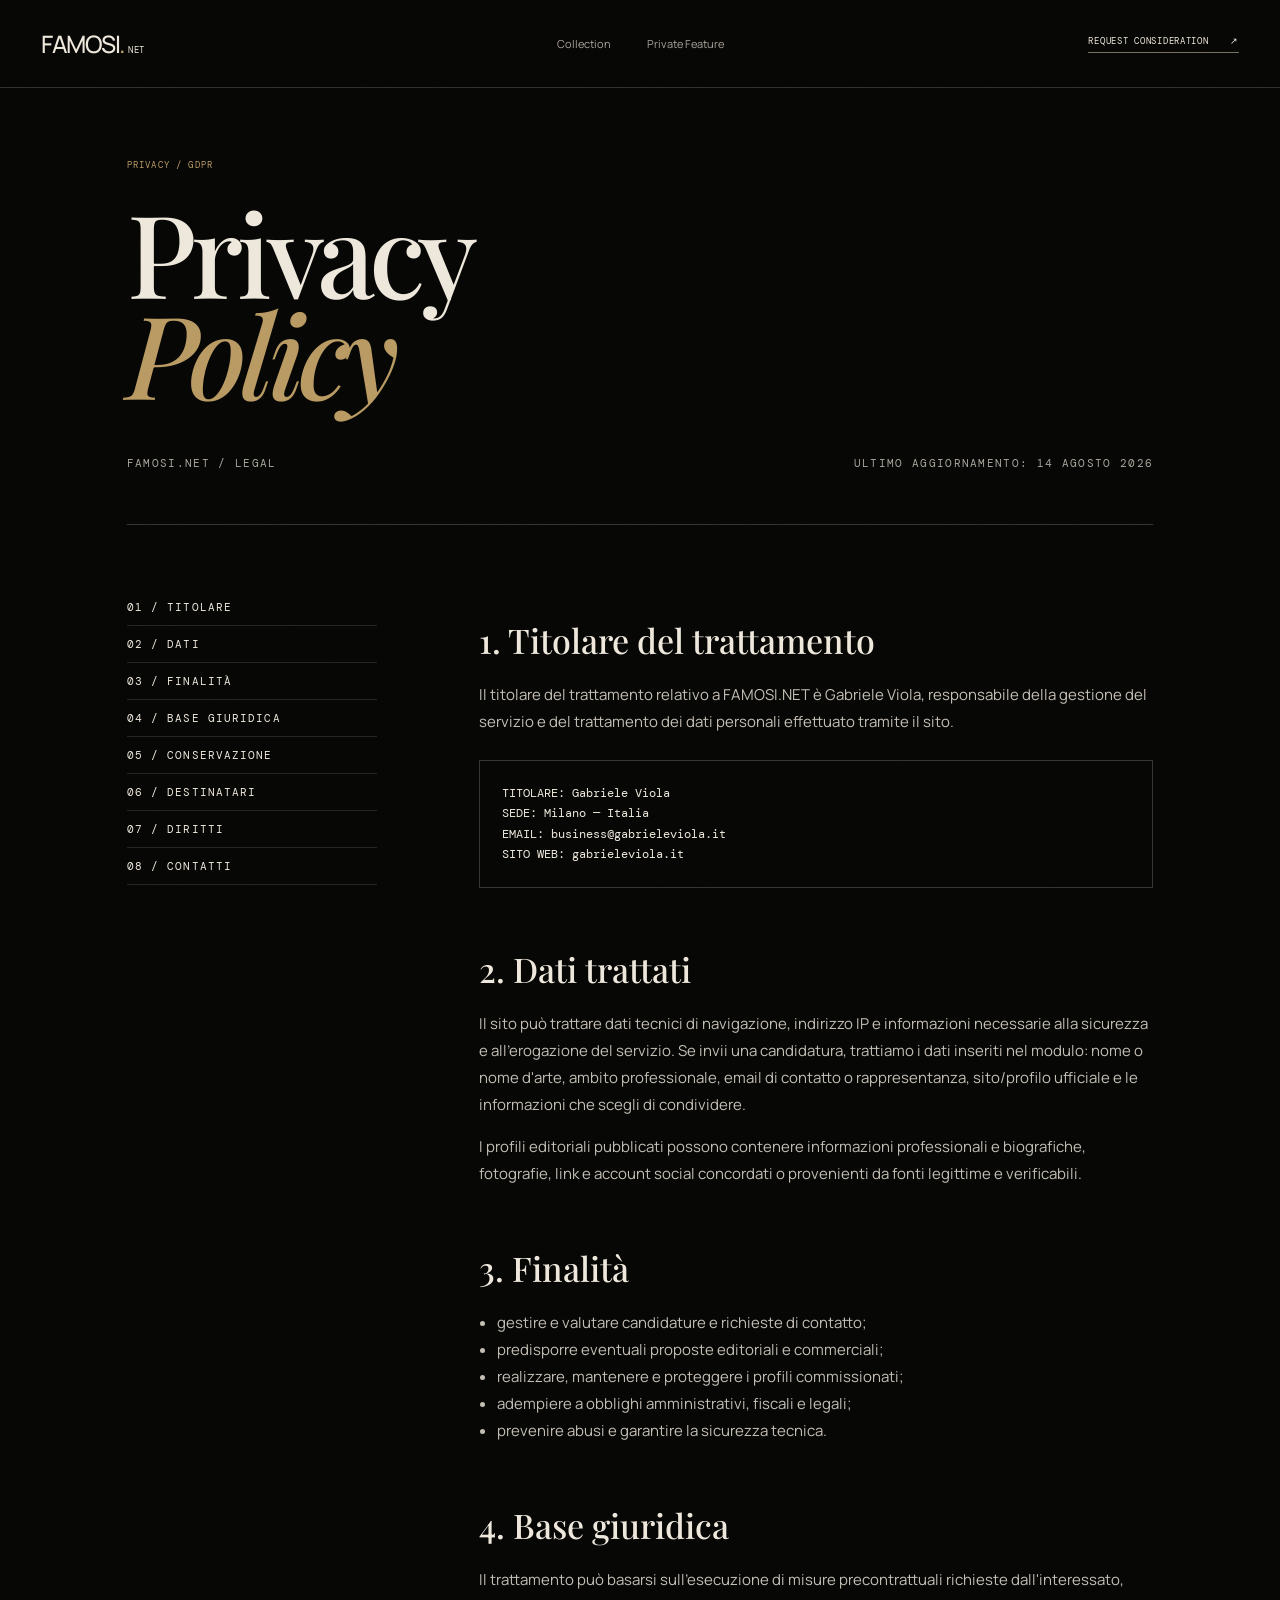
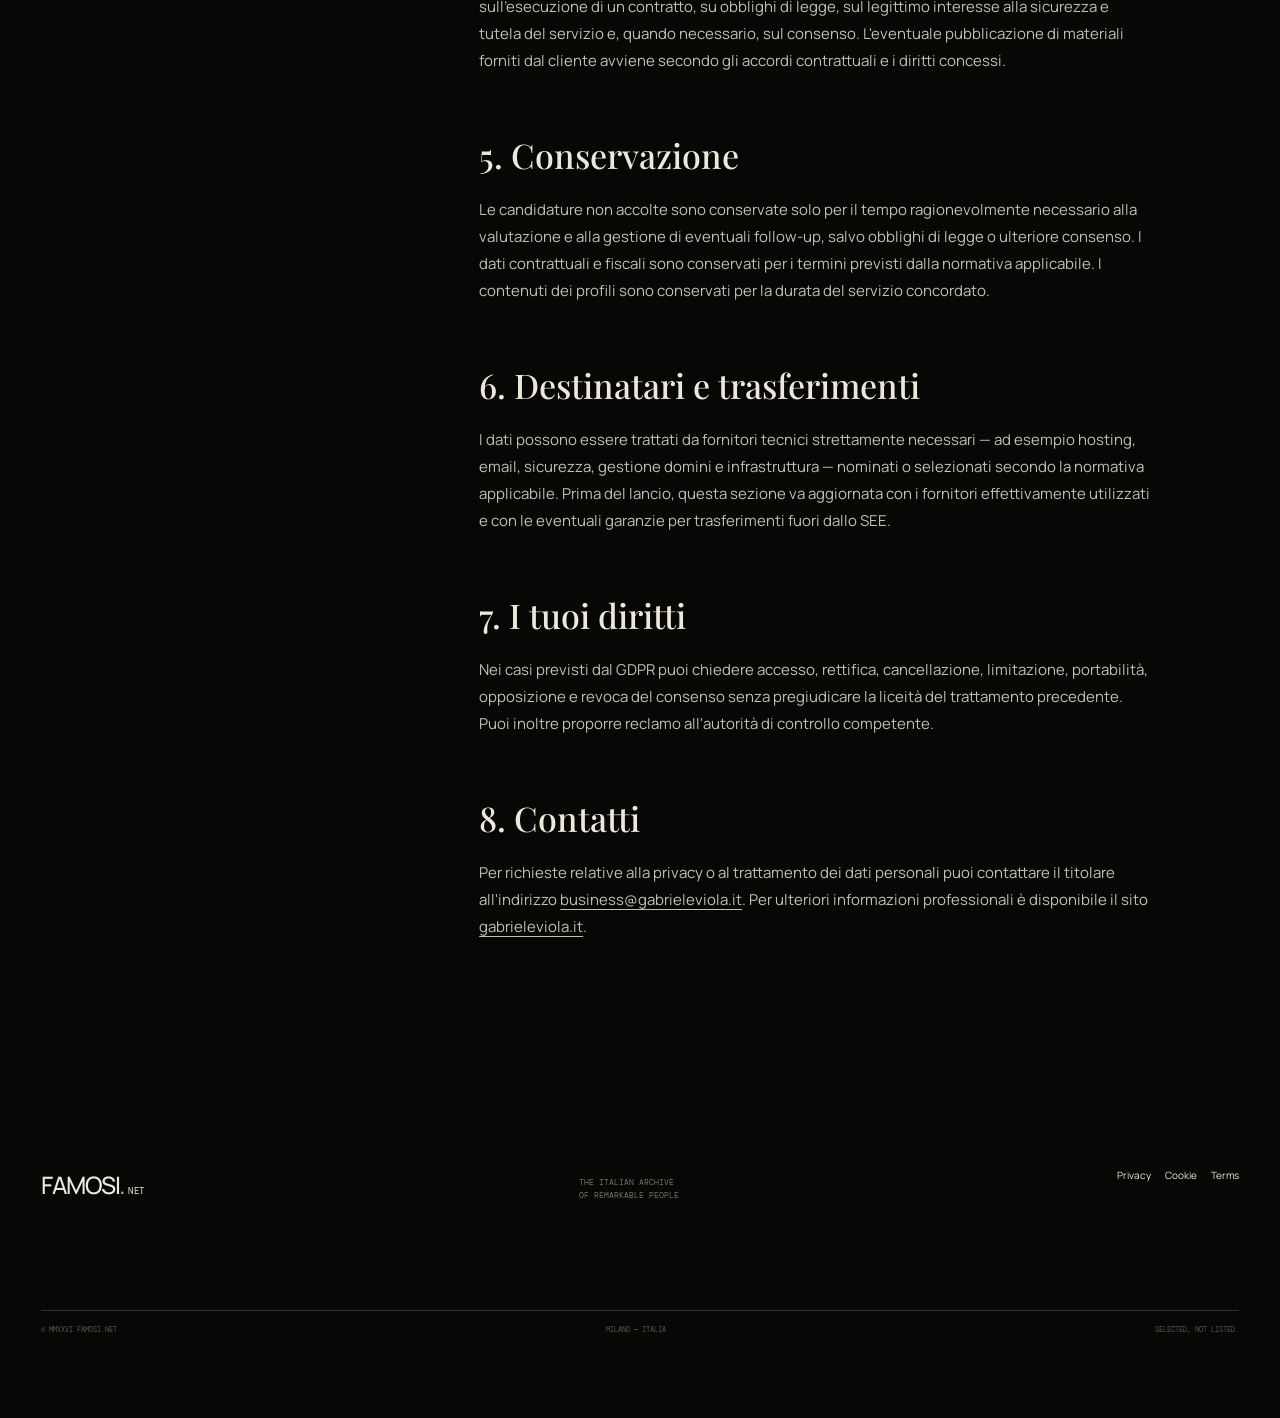
<file: privacy.html>
<!doctype html><html lang="it"><head><meta charset="utf-8"><meta name="viewport" content="width=device-width,initial-scale=1"><meta name="theme-color" content="#070706"><link rel="preconnect" href="https://fonts.googleapis.com"><link rel="preconnect" href="https://fonts.gstatic.com" crossorigin><link href="https://fonts.googleapis.com/css2?family=DM+Mono:wght@300;400&family=Manrope:wght@300;400;500&family=Playfair+Display:ital,wght@0,500;1,500&display=swap" rel="stylesheet"><link rel="stylesheet" href="style.css"><title>Privacy Policy — FAMOSI</title></head><body><div class="grain"></div><header><a class="logo" href="index.html">FAMOSI<span>.</span><b>NET</b></a><nav><a href="index.html#collection">Collection</a><a href="index.html#private">Private Feature</a></nav><a class="consider" href="index.html#apply">Request consideration <i>↗</i></a></header><main class="legal-shell"><section class="legal-hero"><p class="overline">PRIVACY / GDPR</p><h1>Privacy<br><em>Policy</em></h1><div class="legal-meta"><span>FAMOSI.NET / LEGAL</span><span>Ultimo aggiornamento: 14 agosto 2026</span></div></section><div class="legal-content"><aside class="legal-toc"><a href="#1">01 / Titolare</a><a href="#2">02 / Dati</a><a href="#3">03 / Finalità</a><a href="#4">04 / Base giuridica</a><a href="#5">05 / Conservazione</a><a href="#6">06 / Destinatari</a><a href="#7">07 / Diritti</a><a href="#8">08 / Contatti</a></aside><article class="legal-copy"><section id="1"><h2>1. Titolare del trattamento</h2><p>Il titolare del trattamento relativo a FAMOSI.NET è Gabriele Viola, responsabile della gestione del servizio e del trattamento dei dati personali effettuato tramite il sito.</p><div class="legal-callout">TITOLARE: Gabriele Viola<br>SEDE: Milano — Italia<br>EMAIL: business@gabrieleviola.it<br>SITO WEB: gabrieleviola.it</div></section><section id="2"><h2>2. Dati trattati</h2><p>Il sito può trattare dati tecnici di navigazione, indirizzo IP e informazioni necessarie alla sicurezza e all'erogazione del servizio. Se invii una candidatura, trattiamo i dati inseriti nel modulo: nome o nome d'arte, ambito professionale, email di contatto o rappresentanza, sito/profilo ufficiale e le informazioni che scegli di condividere.</p><p>I profili editoriali pubblicati possono contenere informazioni professionali e biografiche, fotografie, link e account social concordati o provenienti da fonti legittime e verificabili.</p></section><section id="3"><h2>3. Finalità</h2><ul><li>gestire e valutare candidature e richieste di contatto;</li><li>predisporre eventuali proposte editoriali e commerciali;</li><li>realizzare, mantenere e proteggere i profili commissionati;</li><li>adempiere a obblighi amministrativi, fiscali e legali;</li><li>prevenire abusi e garantire la sicurezza tecnica.</li></ul></section><section id="4"><h2>4. Base giuridica</h2><p>Il trattamento può basarsi sull'esecuzione di misure precontrattuali richieste dall'interessato, sull'esecuzione di un contratto, su obblighi di legge, sul legittimo interesse alla sicurezza e tutela del servizio e, quando necessario, sul consenso. L'eventuale pubblicazione di materiali forniti dal cliente avviene secondo gli accordi contrattuali e i diritti concessi.</p></section><section id="5"><h2>5. Conservazione</h2><p>Le candidature non accolte sono conservate solo per il tempo ragionevolmente necessario alla valutazione e alla gestione di eventuali follow-up, salvo obblighi di legge o ulteriore consenso. I dati contrattuali e fiscali sono conservati per i termini previsti dalla normativa applicabile. I contenuti dei profili sono conservati per la durata del servizio concordato.</p></section><section id="6"><h2>6. Destinatari e trasferimenti</h2><p>I dati possono essere trattati da fornitori tecnici strettamente necessari — ad esempio hosting, email, sicurezza, gestione domini e infrastruttura — nominati o selezionati secondo la normativa applicabile. Prima del lancio, questa sezione va aggiornata con i fornitori effettivamente utilizzati e con le eventuali garanzie per trasferimenti fuori dallo SEE.</p></section><section id="7"><h2>7. I tuoi diritti</h2><p>Nei casi previsti dal GDPR puoi chiedere accesso, rettifica, cancellazione, limitazione, portabilità, opposizione e revoca del consenso senza pregiudicare la liceità del trattamento precedente. Puoi inoltre proporre reclamo all'autorità di controllo competente.</p></section><section id="8"><h2>8. Contatti</h2><p>Per richieste relative alla privacy o al trattamento dei dati personali puoi contattare il titolare all'indirizzo <a href="mailto:business@gabrieleviola.it">business@gabrieleviola.it</a>. Per ulteriori informazioni professionali è disponibile il sito <a href="https://gabrieleviola.it">gabrieleviola.it</a>.</p></section></article></div></main><footer><a class="logo" href="index.html">FAMOSI<span>.</span><b>NET</b></a><p>THE ITALIAN ARCHIVE<br>OF REMARKABLE PEOPLE</p><div class="legal-footer-links"><a href="privacy.html">Privacy</a><a href="cookie.html">Cookie</a><a href="terms.html">Terms</a></div><div class="copyright"><span>© MMXXVI FAMOSI.NET</span><span>MILANO — ITALIA</span><span>SELECTED, NOT LISTED.</span></div></footer><script src="script.js"></script></body></html>
</file>
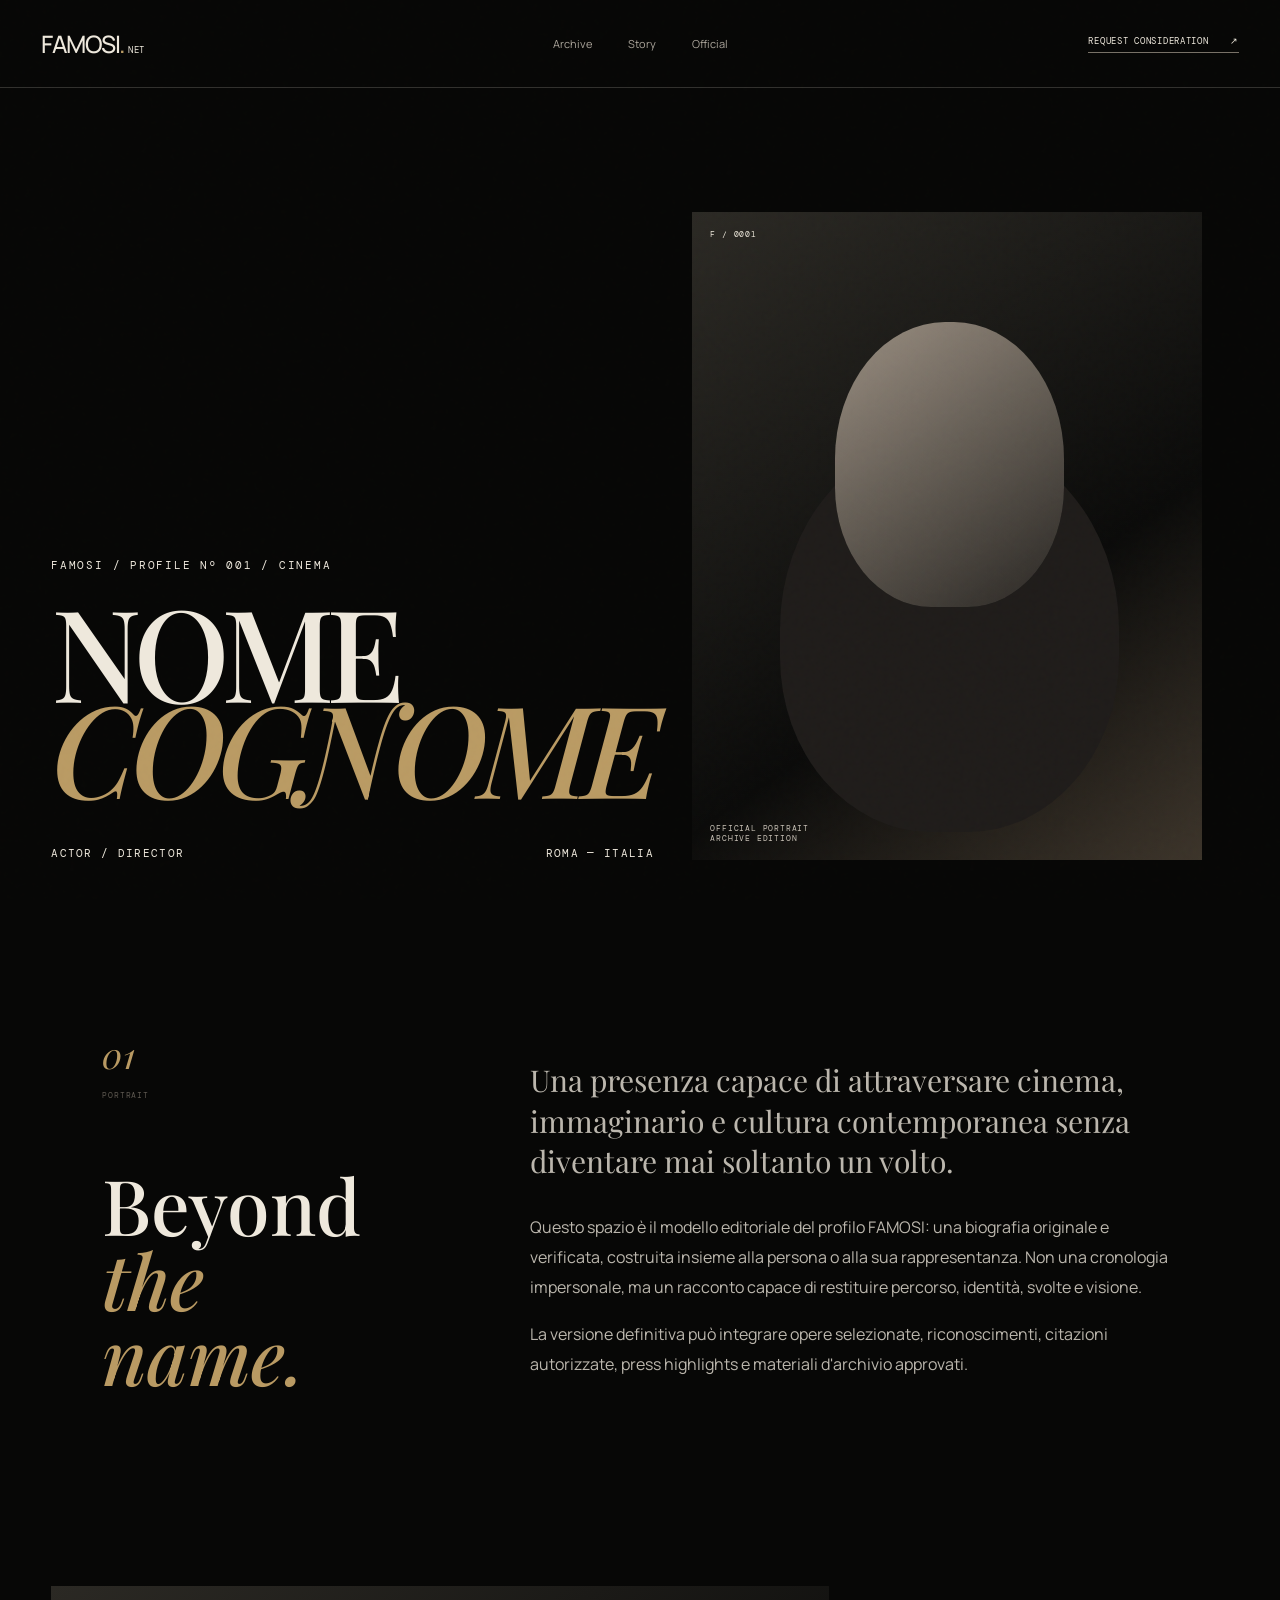
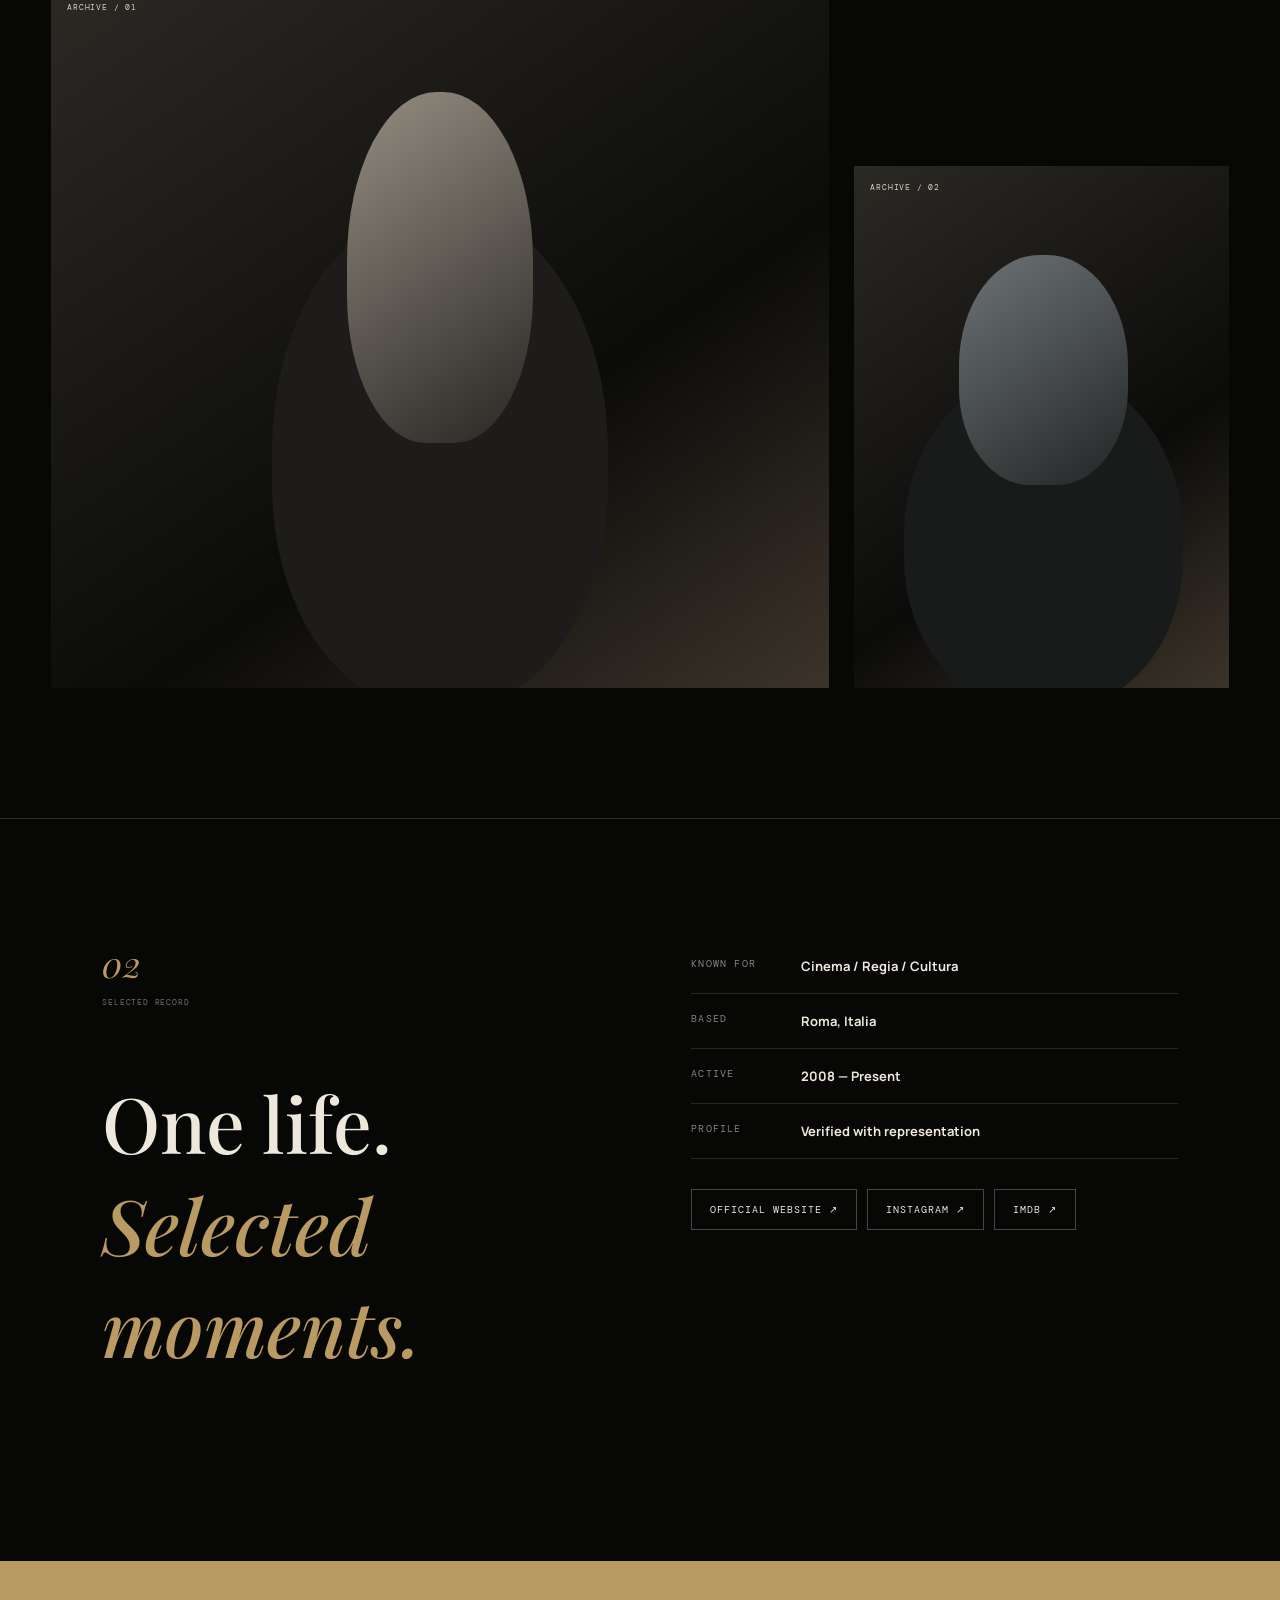
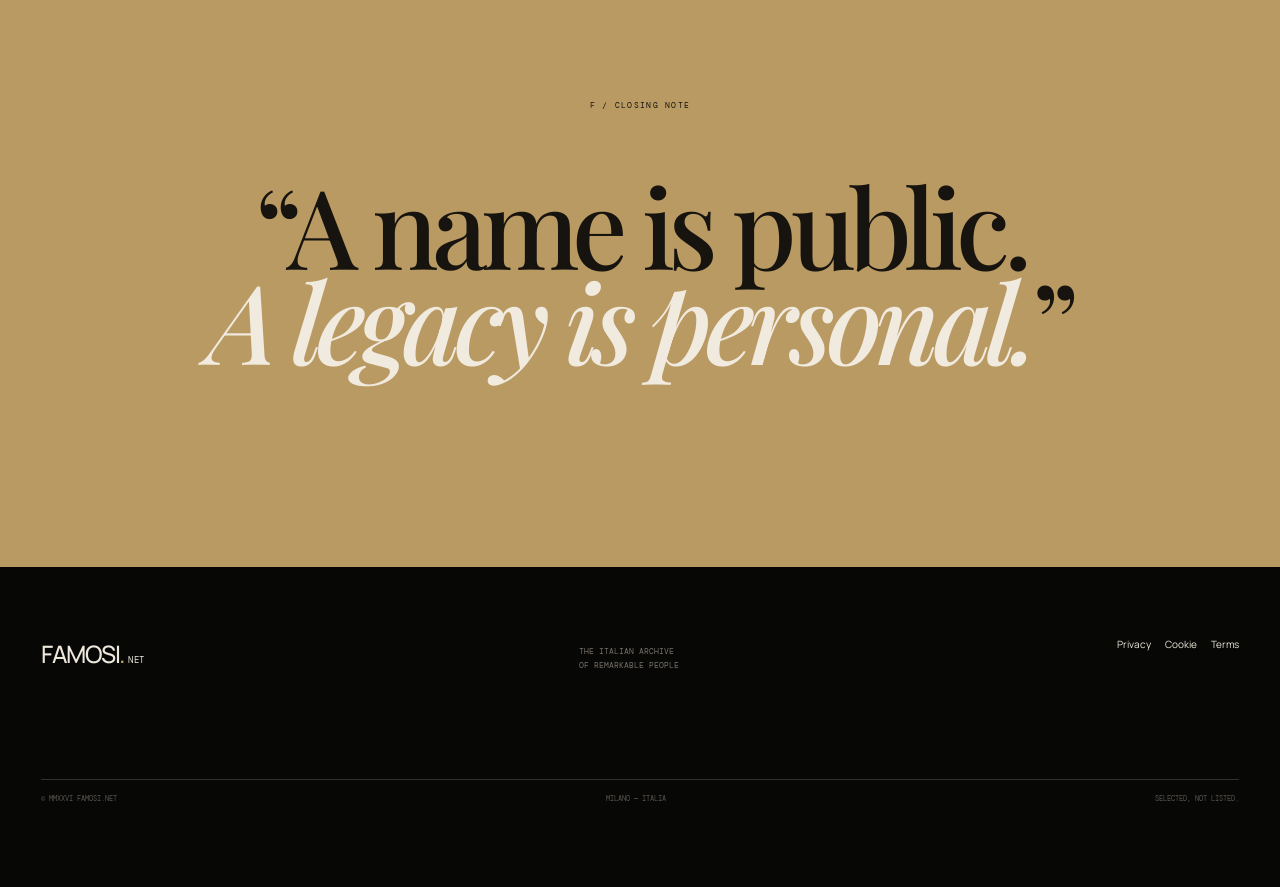
<file: profile.html>
<!doctype html><html lang="it"><head><meta charset="utf-8"><meta name="viewport" content="width=device-width,initial-scale=1"><meta name="theme-color" content="#070706"><title>Nome Cognome — FAMOSI</title><link rel="preconnect" href="https://fonts.googleapis.com"><link rel="preconnect" href="https://fonts.gstatic.com" crossorigin><link href="https://fonts.googleapis.com/css2?family=DM+Mono:wght@300;400&family=Manrope:wght@300;400;500&family=Playfair+Display:ital,wght@0,500;1,500&display=swap" rel="stylesheet"><link rel="stylesheet" href="style.css"></head><body><div class="grain"></div><header><a class="logo" href="index.html">FAMOSI<span>.</span><b>NET</b></a><nav><a href="index.html#collection">Archive</a><a href="#story">Story</a><a href="#official">Official</a></nav><a class="consider" href="index.html#apply">Request consideration <i>↗</i></a></header><main>
<section class="profile-hero"><div class="reveal"><p class="profile-kicker">FAMOSI / PROFILE Nº 001 / CINEMA</p><h1>NOME<br><em>COGNOME</em></h1><div class="profile-role"><span>Actor / Director</span><span>Roma — Italia</span></div></div><div class="photo reveal"><div class="silhouette s1"></div><div class="photo-code">F / 0001</div><div class="photo-credit">OFFICIAL PORTRAIT<br>ARCHIVE EDITION</div></div></section>
<section class="profile-story" id="story"><div><div class="chapter reveal"><span>01</span><p>PORTRAIT</p></div><h2 class="reveal">Beyond<br><em>the name.</em></h2></div><div class="reveal"><p class="lead">Una presenza capace di attraversare cinema, immaginario e cultura contemporanea senza diventare mai soltanto un volto.</p><p>Questo spazio è il modello editoriale del profilo FAMOSI: una biografia originale e verificata, costruita insieme alla persona o alla sua rappresentanza. Non una cronologia impersonale, ma un racconto capace di restituire percorso, identità, svolte e visione.</p><p>La versione definitiva può integrare opere selezionate, riconoscimenti, citazioni autorizzate, press highlights e materiali d'archivio approvati.</p></div></section>
<section class="profile-gallery"><div class="photo reveal"><div class="silhouette s4"></div><span class="issue">ARCHIVE / 01</span></div><div class="photo reveal"><div class="silhouette s2"></div><span class="issue">ARCHIVE / 02</span></div></section>
<section class="profile-facts" id="official"><div class="reveal"><div class="chapter"><span>02</span><p>SELECTED RECORD</p></div><h2>One life.<br><em>Selected moments.</em></h2></div><div class="reveal"><div class="fact-row"><span>KNOWN FOR</span><b>Cinema / Regia / Cultura</b></div><div class="fact-row"><span>BASED</span><b>Roma, Italia</b></div><div class="fact-row"><span>ACTIVE</span><b>2008 — Present</b></div><div class="fact-row"><span>PROFILE</span><b>Verified with representation</b></div><div class="official-links"><a href="#">Official website ↗</a><a href="#">Instagram ↗</a><a href="#">IMDb ↗</a></div></div></section>
<section class="quote"><span>F / CLOSING NOTE</span><blockquote>“A name is public.<br><em>A legacy is personal.</em>”</blockquote></section></main><footer><a class="logo" href="index.html">FAMOSI<span>.</span><b>NET</b></a><p>THE ITALIAN ARCHIVE<br>OF REMARKABLE PEOPLE</p><div class="legal-footer-links"><a href="privacy.html">Privacy</a><a href="cookie.html">Cookie</a><a href="terms.html">Terms</a></div><div class="copyright"><span>© MMXXVI FAMOSI.NET</span><span>MILANO — ITALIA</span><span>SELECTED, NOT LISTED.</span></div></footer><script src="script.js"></script></body></html>
</file>
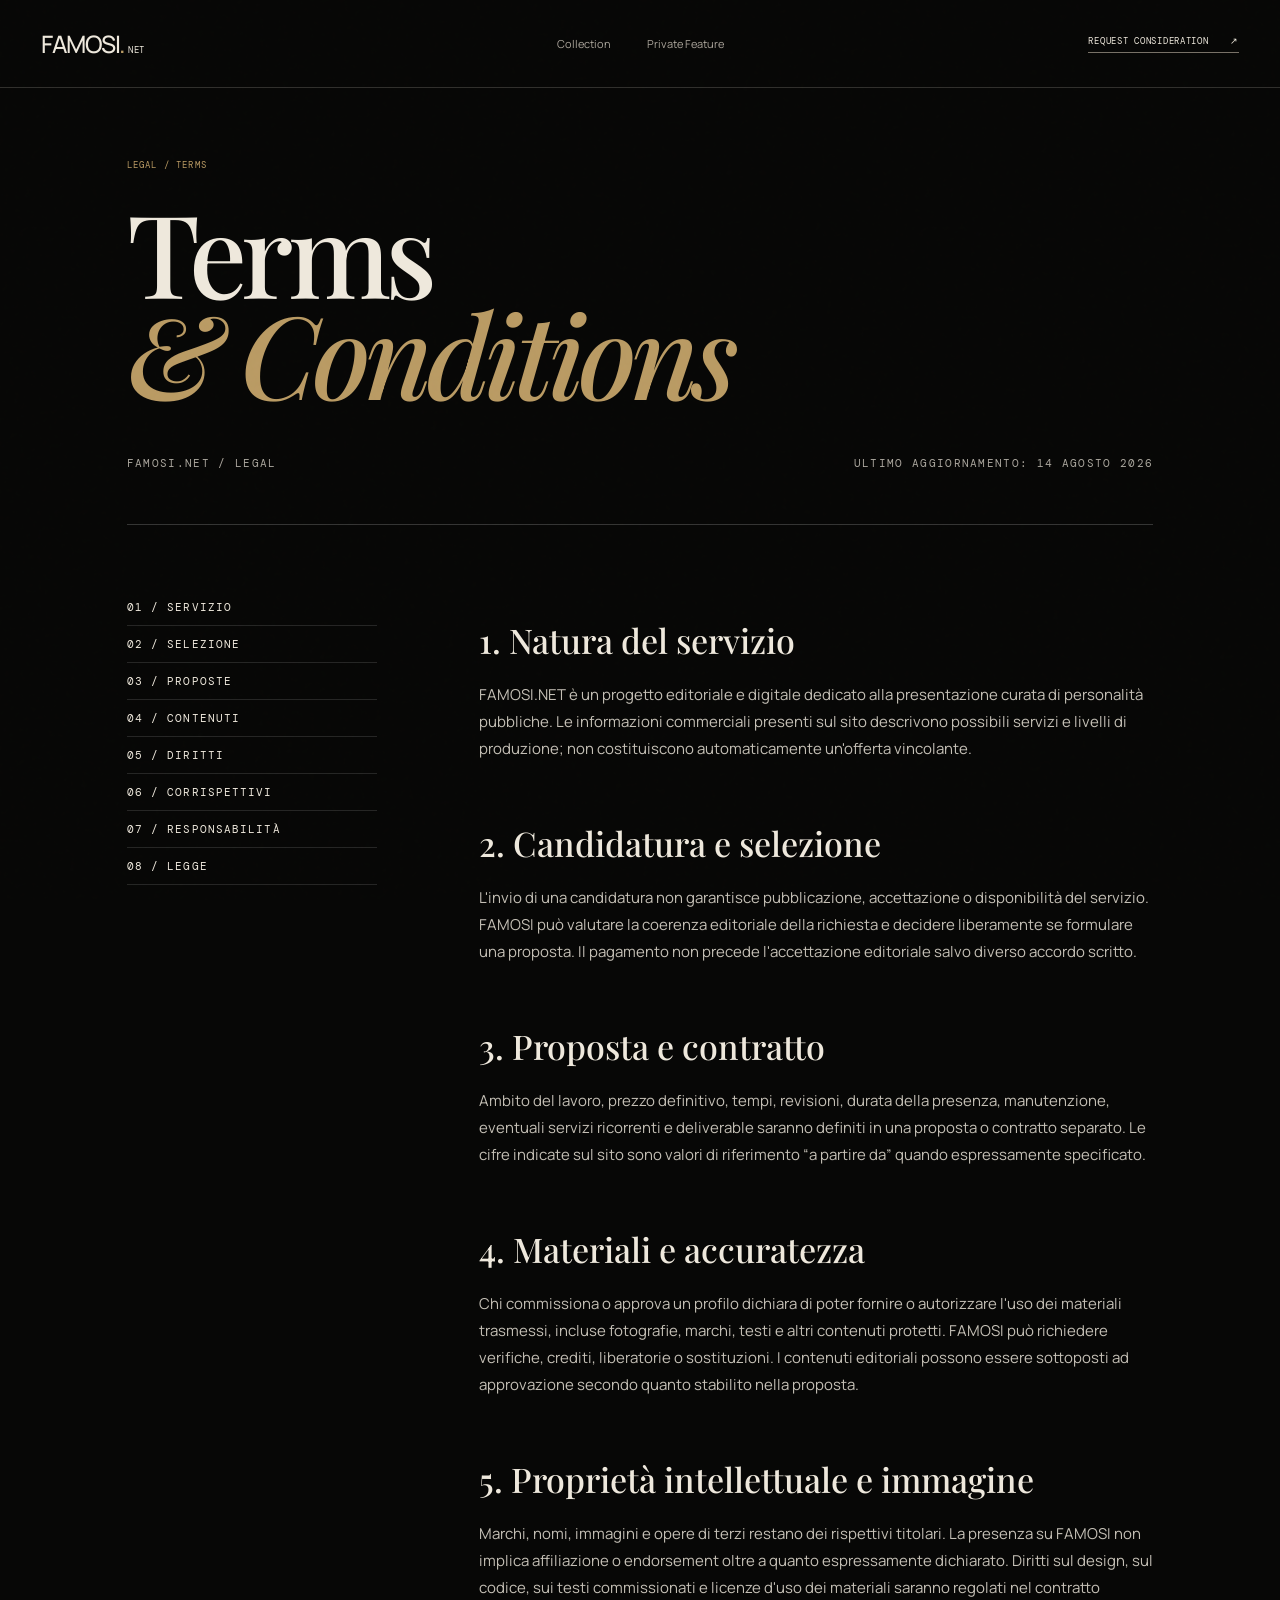
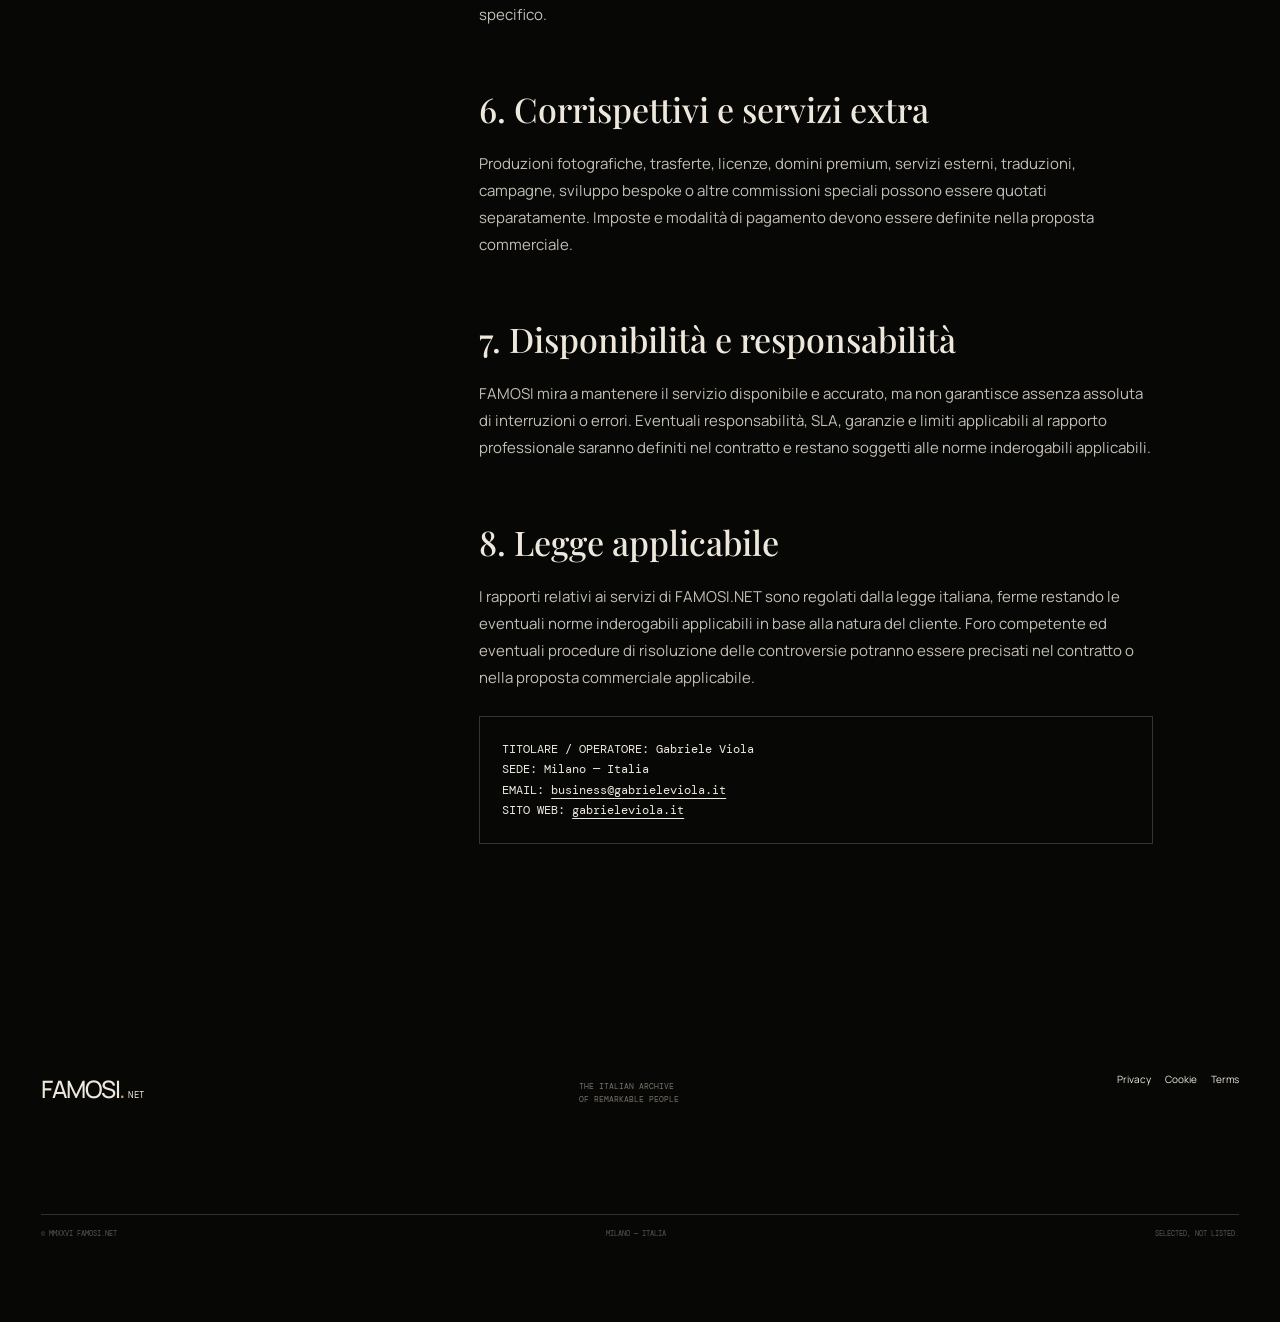
<file: terms.html>
<!doctype html><html lang="it"><head><meta charset="utf-8"><meta name="viewport" content="width=device-width,initial-scale=1"><meta name="theme-color" content="#070706"><link rel="preconnect" href="https://fonts.googleapis.com"><link rel="preconnect" href="https://fonts.gstatic.com" crossorigin><link href="https://fonts.googleapis.com/css2?family=DM+Mono:wght@300;400&family=Manrope:wght@300;400;500&family=Playfair+Display:ital,wght@0,500;1,500&display=swap" rel="stylesheet"><link rel="stylesheet" href="style.css"><title>Terms & Conditions — FAMOSI</title></head><body><div class="grain"></div><header><a class="logo" href="index.html">FAMOSI<span>.</span><b>NET</b></a><nav><a href="index.html#collection">Collection</a><a href="index.html#private">Private Feature</a></nav><a class="consider" href="index.html#apply">Request consideration <i>↗</i></a></header><main class="legal-shell"><section class="legal-hero"><p class="overline">LEGAL / TERMS</p><h1>Terms<br><em>& Conditions</em></h1><div class="legal-meta"><span>FAMOSI.NET / LEGAL</span><span>Ultimo aggiornamento: 14 agosto 2026</span></div></section><div class="legal-content"><aside class="legal-toc"><a href="#1">01 / Servizio</a><a href="#2">02 / Selezione</a><a href="#3">03 / Proposte</a><a href="#4">04 / Contenuti</a><a href="#5">05 / Diritti</a><a href="#6">06 / Corrispettivi</a><a href="#7">07 / Responsabilità</a><a href="#8">08 / Legge</a></aside><article class="legal-copy"><section id="1"><h2>1. Natura del servizio</h2><p>FAMOSI.NET è un progetto editoriale e digitale dedicato alla presentazione curata di personalità pubbliche. Le informazioni commerciali presenti sul sito descrivono possibili servizi e livelli di produzione; non costituiscono automaticamente un'offerta vincolante.</p></section><section id="2"><h2>2. Candidatura e selezione</h2><p>L'invio di una candidatura non garantisce pubblicazione, accettazione o disponibilità del servizio. FAMOSI può valutare la coerenza editoriale della richiesta e decidere liberamente se formulare una proposta. Il pagamento non precede l'accettazione editoriale salvo diverso accordo scritto.</p></section><section id="3"><h2>3. Proposta e contratto</h2><p>Ambito del lavoro, prezzo definitivo, tempi, revisioni, durata della presenza, manutenzione, eventuali servizi ricorrenti e deliverable saranno definiti in una proposta o contratto separato. Le cifre indicate sul sito sono valori di riferimento “a partire da” quando espressamente specificato.</p></section><section id="4"><h2>4. Materiali e accuratezza</h2><p>Chi commissiona o approva un profilo dichiara di poter fornire o autorizzare l'uso dei materiali trasmessi, incluse fotografie, marchi, testi e altri contenuti protetti. FAMOSI può richiedere verifiche, crediti, liberatorie o sostituzioni. I contenuti editoriali possono essere sottoposti ad approvazione secondo quanto stabilito nella proposta.</p></section><section id="5"><h2>5. Proprietà intellettuale e immagine</h2><p>Marchi, nomi, immagini e opere di terzi restano dei rispettivi titolari. La presenza su FAMOSI non implica affiliazione o endorsement oltre a quanto espressamente dichiarato. Diritti sul design, sul codice, sui testi commissionati e licenze d'uso dei materiali saranno regolati nel contratto specifico.</p></section><section id="6"><h2>6. Corrispettivi e servizi extra</h2><p>Produzioni fotografiche, trasferte, licenze, domini premium, servizi esterni, traduzioni, campagne, sviluppo bespoke o altre commissioni speciali possono essere quotati separatamente. Imposte e modalità di pagamento devono essere definite nella proposta commerciale.</p></section><section id="7"><h2>7. Disponibilità e responsabilità</h2><p>FAMOSI mira a mantenere il servizio disponibile e accurato, ma non garantisce assenza assoluta di interruzioni o errori. Eventuali responsabilità, SLA, garanzie e limiti applicabili al rapporto professionale saranno definiti nel contratto e restano soggetti alle norme inderogabili applicabili.</p></section><section id="8"><h2>8. Legge applicabile</h2><p>I rapporti relativi ai servizi di FAMOSI.NET sono regolati dalla legge italiana, ferme restando le eventuali norme inderogabili applicabili in base alla natura del cliente. Foro competente ed eventuali procedure di risoluzione delle controversie potranno essere precisati nel contratto o nella proposta commerciale applicabile.</p><div class="legal-callout">TITOLARE / OPERATORE: Gabriele Viola<br>SEDE: Milano — Italia<br>EMAIL: <a href="mailto:business@gabrieleviola.it">business@gabrieleviola.it</a><br>SITO WEB: <a href="https://gabrieleviola.it">gabrieleviola.it</a></div></section></article></div></main><footer><a class="logo" href="index.html">FAMOSI<span>.</span><b>NET</b></a><p>THE ITALIAN ARCHIVE<br>OF REMARKABLE PEOPLE</p><div class="legal-footer-links"><a href="privacy.html">Privacy</a><a href="cookie.html">Cookie</a><a href="terms.html">Terms</a></div><div class="copyright"><span>© MMXXVI FAMOSI.NET</span><span>MILANO — ITALIA</span><span>SELECTED, NOT LISTED.</span></div></footer><script src="script.js"></script></body></html>
</file>
<file: style.css>
:root{--black:#070706;--ivory:#eee8dc;--ink:#12110e;--gold:#b99a63;--grey:#8d887e;--line:rgba(238,232,220,.18);--serif:"Playfair Display",serif;--sans:"Manrope",sans-serif;--mono:"DM Mono",monospace}*{box-sizing:border-box}html{scroll-behavior:smooth}body{margin:0;background:var(--black);color:var(--ivory);font-family:var(--sans);overflow-x:hidden}a{color:inherit;text-decoration:none}button,input,textarea{font:inherit}.grain{position:fixed;inset:0;z-index:100;pointer-events:none;opacity:.13;mix-blend-mode:soft-light;background-image:url("data:image/svg+xml,%3Csvg viewBox='0 0 180 180' xmlns='http://www.w3.org/2000/svg'%3E%3Cfilter id='n'%3E%3CfeTurbulence type='fractalNoise' baseFrequency='.9' numOctaves='4' stitchTiles='stitch'/%3E%3C/filter%3E%3Crect width='100%25' height='100%25' filter='url(%23n)' opacity='.5'/%3E%3C/svg%3E")}.cursor{position:fixed;width:420px;aspect-ratio:1;border-radius:50%;background:radial-gradient(circle,rgba(185,154,99,.07),transparent 68%);pointer-events:none;z-index:1;transform:translate(-50%,-50%)}.loader{position:fixed;inset:0;background:#050504;z-index:999;display:grid;place-items:center;transition:opacity .8s,visibility .8s}.loader.hide{opacity:0;visibility:hidden}.loader div{text-align:center}.loader span{display:block;font-family:var(--serif);font-size:clamp(60px,10vw,160px);letter-spacing:-.07em}.loader small{font:9px var(--mono);letter-spacing:.2em;color:var(--gold)}header{height:88px;padding:0 3.2vw;display:grid;grid-template-columns:1fr auto 1fr;align-items:center;border-bottom:1px solid var(--line);position:absolute;top:0;width:100%;z-index:20}.logo{font-size:24px;font-weight:500;letter-spacing:-.06em}.logo span{color:var(--gold)}.logo b{font:9px var(--mono);letter-spacing:.08em;margin-left:4px}nav{display:flex;gap:36px;font-size:11px;color:#aaa49a}nav a,.consider{transition:.3s}nav a:hover{color:#fff}.consider{justify-self:end;font:9px var(--mono);letter-spacing:.08em;text-transform:uppercase;border-bottom:1px solid #777066;padding-bottom:5px}.consider i{font-style:normal;margin-left:16px}.cover{min-height:100svh;padding:120px 3.2vw 0;display:flex;flex-direction:column}.cover-meta{display:flex;justify-content:space-between;font:8px var(--mono);letter-spacing:.14em;color:#777168}.cover-grid{flex:1;display:grid;grid-template-columns:1.1fr .65fr;gap:7vw;align-items:center;padding:3vh 5vw 4vh}.overline{font:9px var(--mono);letter-spacing:.13em;text-transform:uppercase;color:var(--gold)}h1{font:500 clamp(76px,10.2vw,164px)/.72 var(--serif);letter-spacing:-.075em;margin:30px 0 52px}em{font-weight:500;color:var(--gold)}.cover-bottom{display:grid;grid-template-columns:1fr auto;gap:50px;align-items:end;max-width:730px}.cover-bottom p{max-width:480px;color:#aaa49a;font-size:14px;line-height:1.8}.cover-bottom a{font:9px var(--mono);text-transform:uppercase;border-bottom:1px solid #565149;padding-bottom:6px}.cover-bottom a span{margin-left:30px}.cover-art{position:relative;width:min(100%,450px);justify-self:end}.photo{position:relative;overflow:hidden;background:linear-gradient(145deg,#2b2924,#0b0b0a 62%,#3c342a)}.hero-photo{aspect-ratio:.69}.silhouette{position:absolute;width:45%;height:44%;left:28%;top:17%;border-radius:48% 48% 42% 42%;background:linear-gradient(145deg,#9c8c75,#2a2721);box-shadow:0 170px 0 55px #24211c;filter:grayscale(.5)}.photo-code,.photo-credit,.issue{position:absolute;font:8px var(--mono);letter-spacing:.1em;z-index:2}.photo-code{top:17px;left:18px}.photo-credit{bottom:17px;left:18px;color:#c6bfb4}.vertical-word{position:absolute;right:-40px;top:0;writing-mode:vertical-rl;font:7px var(--mono);letter-spacing:.2em;color:#625d55}.ticker{border-top:1px solid var(--line);height:45px;overflow:hidden;display:flex;align-items:center;white-space:nowrap;font:8px var(--mono);letter-spacing:.16em;color:#6f6a62}.ticker div{animation:ticker 35s linear infinite}@keyframes ticker{to{transform:translateX(-50%)}}.editorial{background:var(--ivory);color:var(--ink);padding:130px 7vw 160px;display:grid;grid-template-columns:.3fr 1.3fr .7fr;gap:5vw}.chapter{font:8px var(--mono);letter-spacing:.1em;color:#766f65}.chapter span{display:block;color:var(--gold);font:italic 36px var(--serif);margin-bottom:10px}.chapter.light{color:#777168}.editorial-title>p{font:9px var(--mono);text-transform:uppercase;letter-spacing:.1em;color:#777066;margin-bottom:55px}.editorial h2,.experience h2,.private h2,.legacy h2,.apply h2{font:500 clamp(58px,7vw,112px)/.9 var(--serif);letter-spacing:-.055em;margin:0}.editorial-copy{padding-top:105px}.editorial-copy .lead{font:500 24px/1.45 var(--serif);color:#2e2b26}.editorial-copy p{color:#676158;font-size:13px;line-height:1.85}.faces{padding:130px 3.2vw 170px;display:grid;grid-template-columns:1.1fr .75fr .9fr;gap:2.4vw;align-items:start}.face-b{margin-top:14vw}.face .photo{aspect-ratio:.72}.face-b .photo{aspect-ratio:.86}.s1{background:linear-gradient(145deg,#a38d72,#2b251f);box-shadow:0 170px 0 55px #211c18}.s2{background:linear-gradient(145deg,#687579,#202627);box-shadow:0 170px 0 55px #171b1c}.s3{background:linear-gradient(145deg,#8e8980,#292824);box-shadow:0 170px 0 55px #1e1d1a}.issue{top:16px;left:16px;color:#d8d0c3}.face-name{border-top:1px solid var(--line);margin-top:13px;padding-top:13px;display:flex;justify-content:space-between;align-items:end}.face-name small{font:8px var(--mono);color:#716c64}.face-name h3{font:500 clamp(28px,3vw,48px)/.9 var(--serif);letter-spacing:-.04em;margin:8px 0 0}.face-name>span{font-size:18px}.quote{background:var(--gold);color:#17140f;padding:130px 6vw 145px;text-align:center}.quote>span{font:8px var(--mono);letter-spacing:.16em}.quote blockquote{font:500 clamp(60px,8.6vw,140px)/.86 var(--serif);letter-spacing:-.06em;margin:65px 0 55px}.quote blockquote em{color:#f1eadf}.quote p{font:10px/1.8 var(--mono);letter-spacing:.06em}.experience{background:#d9d0c1;color:var(--ink);display:grid;grid-template-columns:.8fr 1.2fr}.experience-intro{padding:110px 7vw 110px 6vw;position:sticky;top:0;align-self:start}.experience-intro h2{margin:50px 0 35px}.experience-intro>p{max-width:460px;color:#625d55;font-size:13px;line-height:1.8}.experience-list{border-left:1px solid rgba(18,17,14,.2)}.exp{min-height:230px;border-bottom:1px solid rgba(18,17,14,.2);padding:40px 5vw;display:grid;grid-template-columns:55px 1fr;position:relative;align-content:center}.exp>span{font:9px var(--mono);color:var(--gold)}.exp h3{font:500 clamp(34px,3.4vw,56px) var(--serif);letter-spacing:-.04em;margin:0 0 12px}.exp p{grid-column:2;max-width:520px;color:#625d55;font-size:12px}.exp i{position:absolute;right:4vw;top:45px;font:7px var(--mono);font-style:normal;color:#8a8379}.mock-profile{padding:120px 3.2vw 150px;background:#0d0c0b}.mock-top{display:flex;justify-content:space-between;border-bottom:1px solid var(--line);padding-bottom:12px;font:8px var(--mono);color:#746f67}.mock-name{display:flex;justify-content:space-between;align-items:end;padding:65px 4vw 75px}.mock-name h2{font:500 clamp(85px,14vw,220px)/.65 var(--serif);letter-spacing:-.08em;margin:0}.mock-name p{font:9px/1.8 var(--mono);color:#8c867c}.mock-gallery{display:grid;grid-template-columns:1.4fr .6fr;gap:3vw;align-items:end}.photo.wide{aspect-ratio:1.6;background:linear-gradient(130deg,#312a23,#0b0b0a)}.s4{width:24%;height:50%;left:38%;top:15%;box-shadow:0 190px 0 75px #201c18}.profile-note{padding:0 3vw 4vw 0}.profile-note span{font:8px var(--mono);color:var(--gold)}.profile-note p{font:500 27px/1.4 var(--serif);margin:25px 0 40px}.profile-note a{font:8px var(--mono);border-bottom:1px solid #575149;padding-bottom:6px}.private{background:var(--ivory);color:var(--ink);display:grid;grid-template-columns:.7fr 1.3fr}.private-mark{min-height:1000px;border-right:1px solid rgba(18,17,14,.18);display:flex;flex-direction:column;align-items:center;justify-content:center}.seal{width:min(55%,360px);aspect-ratio:1;border:1px solid rgba(185,154,99,.55);border-radius:50%;display:grid;place-items:center;position:relative}.seal:before{content:"";position:absolute;width:72%;height:72%;border:1px solid rgba(18,17,14,.15);transform:rotate(45deg)}.seal span{font:italic clamp(140px,18vw,280px)/1 var(--serif);color:var(--gold);z-index:2}.private-mark p{text-align:center;font:8px/1.8 var(--mono);letter-spacing:.15em;color:#8a8378;margin-top:35px}.private-copy{padding:110px 7vw}.private-copy .overline{margin:50px 0 18px}.private-copy h2{margin-bottom:35px}.private-copy .intro{max-width:680px;color:#625d55;font-size:14px;line-height:1.8;margin-bottom:55px}.tier{display:grid;grid-template-columns:1fr auto;gap:12px;border-top:1px solid rgba(18,17,14,.22);padding:23px 0}.tier:last-of-type{border-bottom:1px solid rgba(18,17,14,.22)}.tier span{font:500 16px var(--sans);letter-spacing:.05em}.tier small{display:block;font:8px var(--mono);color:#8b8479;margin-top:6px;text-transform:uppercase}.tier strong{font:500 clamp(34px,4vw,58px) var(--serif);letter-spacing:-.04em}.tier p{grid-column:1/-1;font-size:11px;color:#6e685f;margin:0}.tier.featured strong{color:var(--gold)}.legal{font:7px/1.8 var(--mono);color:#91897d;margin-top:30px}.legacy{min-height:90vh;position:relative;display:grid;place-items:center;overflow:hidden}.legacy-word{position:absolute;font:500 28vw/.8 var(--serif);letter-spacing:-.09em;color:#0b0b0a;-webkit-text-stroke:1px rgba(238,232,220,.12);white-space:nowrap}.legacy-copy{position:relative;text-align:center}.legacy-copy>span{font:8px var(--mono);letter-spacing:.14em;color:var(--gold)}.legacy h2{margin-top:55px}.apply{background:#0a0908;padding:120px 7vw 140px}.apply-head{display:grid;grid-template-columns:.35fr 1.1fr .55fr;gap:4vw;align-items:end;margin-bottom:90px}.apply-head>p{font-size:11px;line-height:1.8;color:#89837a}.apply form{display:grid;grid-template-columns:1fr 1fr;gap:0 4vw}.apply label{border-top:1px solid var(--line);padding:17px 0 32px}.apply label span{display:block;font:8px var(--mono);color:#777168;margin-bottom:18px}.apply input,.apply textarea{width:100%;background:transparent;border:0;outline:0;color:var(--ivory);font:500 27px var(--serif);resize:vertical}.apply input::placeholder,.apply textarea::placeholder{color:#514d47}.full{grid-column:1/-1}.form-end{border-top:1px solid var(--line);padding-top:25px;display:flex;justify-content:space-between;align-items:center}.form-end p{font:7px/1.8 var(--mono);color:#6d6861}.form-end button{background:var(--ivory);color:var(--ink);border:0;padding:18px 22px;text-transform:uppercase;font:8px var(--mono);letter-spacing:.08em;cursor:pointer;min-width:245px;display:flex;justify-content:space-between}footer{padding:70px 3.2vw 25px;display:grid;grid-template-columns:1fr 1fr auto;gap:40px;min-height:320px}footer>p{font:8px/1.7 var(--mono);color:#777168}footer>div:not(.copyright){display:grid;gap:8px;font-size:10px;align-content:start}.copyright{grid-column:1/-1;border-top:1px solid var(--line);padding-top:14px;display:flex;justify-content:space-between;font:7px var(--mono);color:#59554f}.reveal{opacity:0;transform:translateY(35px);transition:opacity 1s cubic-bezier(.2,.7,.2,1),transform 1s cubic-bezier(.2,.7,.2,1)}.reveal.visible{opacity:1;transform:none}@media(max-width:900px){header{grid-template-columns:1fr auto}nav{display:none}.cover-grid,.editorial,.experience,.private{grid-template-columns:1fr}.cover-grid{padding:8vh 2vw}.cover-art{width:62vw}.editorial{gap:45px}.editorial-copy{padding-top:0}.faces{grid-template-columns:1fr 1fr}.face-c{grid-column:2}.experience-intro{position:relative}.experience-list,.private-mark{border:0;border-top:1px solid rgba(18,17,14,.2)}.private-mark{min-height:650px}.mock-gallery{grid-template-columns:1fr}.apply-head{grid-template-columns:1fr}.apply-head h2{margin:30px 0}.mock-name{display:block}.mock-name p{margin-top:45px}}@media(max-width:620px){header{height:72px;padding:0 20px}.consider{font-size:7px}.cover{padding:105px 20px 0}.cover-meta span:last-child{display:none}.cover-grid{padding:7vh 0}.cover-art{width:84vw}.vertical-word{right:-25px}h1{font-size:21vw}.cover-bottom{grid-template-columns:1fr;gap:20px}.editorial,.apply{padding:90px 20px 100px}.faces{padding:90px 20px;grid-template-columns:1fr;gap:60px}.face-b{margin:0}.face-c{grid-column:auto}.quote{padding:100px 20px}.experience-intro,.private-copy{padding:85px 20px}.exp{padding:35px 20px;grid-template-columns:40px 1fr}.exp i{display:none}.mock-profile{padding:85px 20px}.mock-name{padding:55px 0}.mock-name h2{font-size:22vw}.profile-note{padding:25px 0}.private-mark{min-height:500px}.seal{width:65%}.tier strong{font-size:32px}.legacy{min-height:75vh;padding:0 20px}.apply form{grid-template-columns:1fr}.full{grid-column:auto}.form-end{align-items:stretch;flex-direction:column;gap:25px}.form-end button{width:100%}footer{padding:55px 20px 20px;grid-template-columns:1fr 1fr}.copyright{display:grid;gap:7px}.cursor{display:none}}

/* EXTREME — profile + legal */
.legal-shell{max-width:1180px;margin:0 auto;padding:150px 6vw 100px}.legal-hero{border-bottom:1px solid rgba(255,255,255,.18);padding-bottom:54px;margin-bottom:64px}.legal-hero .overline{margin-bottom:24px}.legal-hero h1{font-family:'Playfair Display',serif;font-size:clamp(54px,9vw,132px);font-weight:500;line-height:.88;letter-spacing:-.05em}.legal-hero h1 em{font-weight:500}.legal-meta{display:flex;justify-content:space-between;gap:30px;margin-top:35px;font-family:'DM Mono',monospace;font-size:11px;letter-spacing:.12em;text-transform:uppercase;opacity:.7}.legal-content{display:grid;grid-template-columns:250px 1fr;gap:8vw}.legal-toc{position:sticky;top:120px;align-self:start;font-family:'DM Mono',monospace;font-size:11px;text-transform:uppercase;letter-spacing:.1em}.legal-toc a{display:block;padding:11px 0;border-bottom:1px solid rgba(255,255,255,.12)}.legal-copy{max-width:760px}.legal-copy section{margin:0 0 58px}.legal-copy h2{font-family:'Playfair Display',serif;font-size:34px;font-weight:500;margin-bottom:18px}.legal-copy p,.legal-copy li{font-size:15px;line-height:1.8;opacity:.82}.legal-copy ul{padding-left:18px;margin:14px 0}.legal-copy a{text-decoration:underline;text-underline-offset:4px}.legal-callout{padding:22px;border:1px solid rgba(255,255,255,.18);margin:25px 0;font-family:'DM Mono',monospace;font-size:12px;line-height:1.7}.profile-hero{min-height:100vh;padding:120px 4vw 40px;display:grid;grid-template-columns:1.05fr .95fr;gap:3vw;align-items:end}.profile-hero h1{font-family:'Playfair Display',serif;font-size:clamp(70px,10vw,170px);font-weight:500;line-height:.75;letter-spacing:-.065em;position:relative;z-index:2}.profile-hero h1 em{font-weight:500}.profile-hero .photo{height:72vh;min-height:560px}.profile-kicker{font-family:'DM Mono',monospace;font-size:11px;letter-spacing:.16em;margin-bottom:28px}.profile-role{display:flex;justify-content:space-between;margin-top:30px;font-family:'DM Mono',monospace;font-size:11px;letter-spacing:.12em;text-transform:uppercase}.profile-story{padding:130px 8vw;display:grid;grid-template-columns:.65fr 1.35fr;gap:9vw}.profile-story h2{font-family:'Playfair Display',serif;font-size:clamp(44px,6vw,90px);font-weight:500;line-height:.98}.profile-story .lead{font-family:'Playfair Display',serif;font-size:30px;line-height:1.35;margin-bottom:30px}.profile-story p{line-height:1.9;opacity:.78}.profile-gallery{padding:0 4vw 130px;display:grid;grid-template-columns:1.35fr .65fr;gap:2vw}.profile-gallery .photo:first-child{height:78vh}.profile-gallery .photo:last-child{height:58vh;margin-top:20vh}.profile-facts{padding:120px 8vw;border-top:1px solid rgba(255,255,255,.15);display:grid;grid-template-columns:1fr 1fr;gap:8vw}.profile-facts h2{font-family:'Playfair Display',serif;font-size:clamp(45px,6vw,85px);font-weight:500}.fact-row{display:grid;grid-template-columns:110px 1fr;padding:18px 0;border-bottom:1px solid rgba(255,255,255,.13);font-size:13px}.fact-row span{font-family:'DM Mono',monospace;font-size:10px;letter-spacing:.12em;opacity:.55}.official-links{display:flex;flex-wrap:wrap;gap:10px;margin-top:30px}.official-links a{border:1px solid rgba(255,255,255,.25);padding:13px 18px;font-family:'DM Mono',monospace;font-size:10px;letter-spacing:.1em;text-transform:uppercase}.cookie-banner{position:fixed;z-index:9999;left:22px;right:22px;bottom:22px;background:#f0eee7;color:#080807;padding:20px 22px;display:none;grid-template-columns:1fr auto;gap:25px;align-items:center;box-shadow:0 18px 80px rgba(0,0,0,.28)}.cookie-banner.show{display:grid}.cookie-banner strong{font-family:'Playfair Display',serif;font-size:21px}.cookie-banner p{font-size:12px;line-height:1.55;max-width:820px;margin-top:5px}.cookie-actions{display:flex;gap:8px}.cookie-actions button,.cookie-actions a{border:1px solid #080807;background:transparent;color:#080807;padding:11px 15px;font:10px 'DM Mono',monospace;letter-spacing:.08em;text-transform:uppercase}.cookie-actions .accept{background:#080807;color:#f0eee7}.consent{display:flex!important;gap:10px;align-items:flex-start;font-size:11px!important;line-height:1.5;opacity:.75}.consent input{width:auto!important;margin-top:2px}.consent a{text-decoration:underline}.legal-footer-links{display:flex!important;flex-wrap:wrap;gap:14px!important}
@media(max-width:800px){.legal-content{grid-template-columns:1fr}.legal-toc{position:static}.profile-hero{grid-template-columns:1fr;padding-top:140px}.profile-hero .photo{height:58vh;min-height:420px}.profile-story,.profile-facts{grid-template-columns:1fr}.profile-gallery{grid-template-columns:1fr}.profile-gallery .photo:first-child,.profile-gallery .photo:last-child{height:60vh;margin-top:0}.cookie-banner{left:10px;right:10px;bottom:10px;grid-template-columns:1fr}.cookie-actions{flex-wrap:wrap}}

/* Application form */
.form-trap{position:absolute!important;left:-9999px!important;width:1px!important;height:1px!important;overflow:hidden!important}.form-status{min-height:1.4em;margin-top:1rem;font-size:.78rem;letter-spacing:.04em;opacity:.8}.apply button:disabled{cursor:wait;opacity:.65}
</file>
<file: famosi-net/style.css>
:root{--black:#070706;--ivory:#eee8dc;--ink:#12110e;--gold:#b99a63;--grey:#8d887e;--line:rgba(238,232,220,.18);--serif:"Playfair Display",serif;--sans:"Manrope",sans-serif;--mono:"DM Mono",monospace}*{box-sizing:border-box}html{scroll-behavior:smooth}body{margin:0;background:var(--black);color:var(--ivory);font-family:var(--sans);overflow-x:hidden}a{color:inherit;text-decoration:none}button,input,textarea{font:inherit}.grain{position:fixed;inset:0;z-index:100;pointer-events:none;opacity:.13;mix-blend-mode:soft-light;background-image:url("data:image/svg+xml,%3Csvg viewBox='0 0 180 180' xmlns='http://www.w3.org/2000/svg'%3E%3Cfilter id='n'%3E%3CfeTurbulence type='fractalNoise' baseFrequency='.9' numOctaves='4' stitchTiles='stitch'/%3E%3C/filter%3E%3Crect width='100%25' height='100%25' filter='url(%23n)' opacity='.5'/%3E%3C/svg%3E")}.cursor{position:fixed;width:420px;aspect-ratio:1;border-radius:50%;background:radial-gradient(circle,rgba(185,154,99,.07),transparent 68%);pointer-events:none;z-index:1;transform:translate(-50%,-50%)}.loader{position:fixed;inset:0;background:#050504;z-index:999;display:grid;place-items:center;transition:opacity .8s,visibility .8s}.loader.hide{opacity:0;visibility:hidden}.loader div{text-align:center}.loader span{display:block;font-family:var(--serif);font-size:clamp(60px,10vw,160px);letter-spacing:-.07em}.loader small{font:9px var(--mono);letter-spacing:.2em;color:var(--gold)}header{height:88px;padding:0 3.2vw;display:grid;grid-template-columns:1fr auto 1fr;align-items:center;border-bottom:1px solid var(--line);position:absolute;top:0;width:100%;z-index:20}.logo{font-size:24px;font-weight:500;letter-spacing:-.06em}.logo span{color:var(--gold)}.logo b{font:9px var(--mono);letter-spacing:.08em;margin-left:4px}nav{display:flex;gap:36px;font-size:11px;color:#aaa49a}nav a,.consider{transition:.3s}nav a:hover{color:#fff}.consider{justify-self:end;font:9px var(--mono);letter-spacing:.08em;text-transform:uppercase;border-bottom:1px solid #777066;padding-bottom:5px}.consider i{font-style:normal;margin-left:16px}.cover{min-height:100svh;padding:120px 3.2vw 0;display:flex;flex-direction:column}.cover-meta{display:flex;justify-content:space-between;font:8px var(--mono);letter-spacing:.14em;color:#777168}.cover-grid{flex:1;display:grid;grid-template-columns:1.1fr .65fr;gap:7vw;align-items:center;padding:3vh 5vw 4vh}.overline{font:9px var(--mono);letter-spacing:.13em;text-transform:uppercase;color:var(--gold)}h1{font:500 clamp(76px,10.2vw,164px)/.72 var(--serif);letter-spacing:-.075em;margin:30px 0 52px}em{font-weight:500;color:var(--gold)}.cover-bottom{display:grid;grid-template-columns:1fr auto;gap:50px;align-items:end;max-width:730px}.cover-bottom p{max-width:480px;color:#aaa49a;font-size:14px;line-height:1.8}.cover-bottom a{font:9px var(--mono);text-transform:uppercase;border-bottom:1px solid #565149;padding-bottom:6px}.cover-bottom a span{margin-left:30px}.cover-art{position:relative;width:min(100%,450px);justify-self:end}.photo{position:relative;overflow:hidden;background:linear-gradient(145deg,#2b2924,#0b0b0a 62%,#3c342a)}.hero-photo{aspect-ratio:.69}.silhouette{position:absolute;width:45%;height:44%;left:28%;top:17%;border-radius:48% 48% 42% 42%;background:linear-gradient(145deg,#9c8c75,#2a2721);box-shadow:0 170px 0 55px #24211c;filter:grayscale(.5)}.photo-code,.photo-credit,.issue{position:absolute;font:8px var(--mono);letter-spacing:.1em;z-index:2}.photo-code{top:17px;left:18px}.photo-credit{bottom:17px;left:18px;color:#c6bfb4}.vertical-word{position:absolute;right:-40px;top:0;writing-mode:vertical-rl;font:7px var(--mono);letter-spacing:.2em;color:#625d55}.ticker{border-top:1px solid var(--line);height:45px;overflow:hidden;display:flex;align-items:center;white-space:nowrap;font:8px var(--mono);letter-spacing:.16em;color:#6f6a62}.ticker div{animation:ticker 35s linear infinite}@keyframes ticker{to{transform:translateX(-50%)}}.editorial{background:var(--ivory);color:var(--ink);padding:130px 7vw 160px;display:grid;grid-template-columns:.3fr 1.3fr .7fr;gap:5vw}.chapter{font:8px var(--mono);letter-spacing:.1em;color:#766f65}.chapter span{display:block;color:var(--gold);font:italic 36px var(--serif);margin-bottom:10px}.chapter.light{color:#777168}.editorial-title>p{font:9px var(--mono);text-transform:uppercase;letter-spacing:.1em;color:#777066;margin-bottom:55px}.editorial h2,.experience h2,.private h2,.legacy h2,.apply h2{font:500 clamp(58px,7vw,112px)/.9 var(--serif);letter-spacing:-.055em;margin:0}.editorial-copy{padding-top:105px}.editorial-copy .lead{font:500 24px/1.45 var(--serif);color:#2e2b26}.editorial-copy p{color:#676158;font-size:13px;line-height:1.85}.faces{padding:130px 3.2vw 170px;display:grid;grid-template-columns:1.1fr .75fr .9fr;gap:2.4vw;align-items:start}.face-b{margin-top:14vw}.face .photo{aspect-ratio:.72}.face-b .photo{aspect-ratio:.86}.s1{background:linear-gradient(145deg,#a38d72,#2b251f);box-shadow:0 170px 0 55px #211c18}.s2{background:linear-gradient(145deg,#687579,#202627);box-shadow:0 170px 0 55px #171b1c}.s3{background:linear-gradient(145deg,#8e8980,#292824);box-shadow:0 170px 0 55px #1e1d1a}.issue{top:16px;left:16px;color:#d8d0c3}.face-name{border-top:1px solid var(--line);margin-top:13px;padding-top:13px;display:flex;justify-content:space-between;align-items:end}.face-name small{font:8px var(--mono);color:#716c64}.face-name h3{font:500 clamp(28px,3vw,48px)/.9 var(--serif);letter-spacing:-.04em;margin:8px 0 0}.face-name>span{font-size:18px}.quote{background:var(--gold);color:#17140f;padding:130px 6vw 145px;text-align:center}.quote>span{font:8px var(--mono);letter-spacing:.16em}.quote blockquote{font:500 clamp(60px,8.6vw,140px)/.86 var(--serif);letter-spacing:-.06em;margin:65px 0 55px}.quote blockquote em{color:#f1eadf}.quote p{font:10px/1.8 var(--mono);letter-spacing:.06em}.experience{background:#d9d0c1;color:var(--ink);display:grid;grid-template-columns:.8fr 1.2fr}.experience-intro{padding:110px 7vw 110px 6vw;position:sticky;top:0;align-self:start}.experience-intro h2{margin:50px 0 35px}.experience-intro>p{max-width:460px;color:#625d55;font-size:13px;line-height:1.8}.experience-list{border-left:1px solid rgba(18,17,14,.2)}.exp{min-height:230px;border-bottom:1px solid rgba(18,17,14,.2);padding:40px 5vw;display:grid;grid-template-columns:55px 1fr;position:relative;align-content:center}.exp>span{font:9px var(--mono);color:var(--gold)}.exp h3{font:500 clamp(34px,3.4vw,56px) var(--serif);letter-spacing:-.04em;margin:0 0 12px}.exp p{grid-column:2;max-width:520px;color:#625d55;font-size:12px}.exp i{position:absolute;right:4vw;top:45px;font:7px var(--mono);font-style:normal;color:#8a8379}.mock-profile{padding:120px 3.2vw 150px;background:#0d0c0b}.mock-top{display:flex;justify-content:space-between;border-bottom:1px solid var(--line);padding-bottom:12px;font:8px var(--mono);color:#746f67}.mock-name{display:flex;justify-content:space-between;align-items:end;padding:65px 4vw 75px}.mock-name h2{font:500 clamp(85px,14vw,220px)/.65 var(--serif);letter-spacing:-.08em;margin:0}.mock-name p{font:9px/1.8 var(--mono);color:#8c867c}.mock-gallery{display:grid;grid-template-columns:1.4fr .6fr;gap:3vw;align-items:end}.photo.wide{aspect-ratio:1.6;background:linear-gradient(130deg,#312a23,#0b0b0a)}.s4{width:24%;height:50%;left:38%;top:15%;box-shadow:0 190px 0 75px #201c18}.profile-note{padding:0 3vw 4vw 0}.profile-note span{font:8px var(--mono);color:var(--gold)}.profile-note p{font:500 27px/1.4 var(--serif);margin:25px 0 40px}.profile-note a{font:8px var(--mono);border-bottom:1px solid #575149;padding-bottom:6px}.private{background:var(--ivory);color:var(--ink);display:grid;grid-template-columns:.7fr 1.3fr}.private-mark{min-height:1000px;border-right:1px solid rgba(18,17,14,.18);display:flex;flex-direction:column;align-items:center;justify-content:center}.seal{width:min(55%,360px);aspect-ratio:1;border:1px solid rgba(185,154,99,.55);border-radius:50%;display:grid;place-items:center;position:relative}.seal:before{content:"";position:absolute;width:72%;height:72%;border:1px solid rgba(18,17,14,.15);transform:rotate(45deg)}.seal span{font:italic clamp(140px,18vw,280px)/1 var(--serif);color:var(--gold);z-index:2}.private-mark p{text-align:center;font:8px/1.8 var(--mono);letter-spacing:.15em;color:#8a8378;margin-top:35px}.private-copy{padding:110px 7vw}.private-copy .overline{margin:50px 0 18px}.private-copy h2{margin-bottom:35px}.private-copy .intro{max-width:680px;color:#625d55;font-size:14px;line-height:1.8;margin-bottom:55px}.tier{display:grid;grid-template-columns:1fr auto;gap:12px;border-top:1px solid rgba(18,17,14,.22);padding:23px 0}.tier:last-of-type{border-bottom:1px solid rgba(18,17,14,.22)}.tier span{font:500 16px var(--sans);letter-spacing:.05em}.tier small{display:block;font:8px var(--mono);color:#8b8479;margin-top:6px;text-transform:uppercase}.tier strong{font:500 clamp(34px,4vw,58px) var(--serif);letter-spacing:-.04em}.tier p{grid-column:1/-1;font-size:11px;color:#6e685f;margin:0}.tier.featured strong{color:var(--gold)}.legal{font:7px/1.8 var(--mono);color:#91897d;margin-top:30px}.legacy{min-height:90vh;position:relative;display:grid;place-items:center;overflow:hidden}.legacy-word{position:absolute;font:500 28vw/.8 var(--serif);letter-spacing:-.09em;color:#0b0b0a;-webkit-text-stroke:1px rgba(238,232,220,.12);white-space:nowrap}.legacy-copy{position:relative;text-align:center}.legacy-copy>span{font:8px var(--mono);letter-spacing:.14em;color:var(--gold)}.legacy h2{margin-top:55px}.apply{background:#0a0908;padding:120px 7vw 140px}.apply-head{display:grid;grid-template-columns:.35fr 1.1fr .55fr;gap:4vw;align-items:end;margin-bottom:90px}.apply-head>p{font-size:11px;line-height:1.8;color:#89837a}.apply form{display:grid;grid-template-columns:1fr 1fr;gap:0 4vw}.apply label{border-top:1px solid var(--line);padding:17px 0 32px}.apply label span{display:block;font:8px var(--mono);color:#777168;margin-bottom:18px}.apply input,.apply textarea{width:100%;background:transparent;border:0;outline:0;color:var(--ivory);font:500 27px var(--serif);resize:vertical}.apply input::placeholder,.apply textarea::placeholder{color:#514d47}.full{grid-column:1/-1}.form-end{border-top:1px solid var(--line);padding-top:25px;display:flex;justify-content:space-between;align-items:center}.form-end p{font:7px/1.8 var(--mono);color:#6d6861}.form-end button{background:var(--ivory);color:var(--ink);border:0;padding:18px 22px;text-transform:uppercase;font:8px var(--mono);letter-spacing:.08em;cursor:pointer;min-width:245px;display:flex;justify-content:space-between}footer{padding:70px 3.2vw 25px;display:grid;grid-template-columns:1fr 1fr auto;gap:40px;min-height:320px}footer>p{font:8px/1.7 var(--mono);color:#777168}footer>div:not(.copyright){display:grid;gap:8px;font-size:10px;align-content:start}.copyright{grid-column:1/-1;border-top:1px solid var(--line);padding-top:14px;display:flex;justify-content:space-between;font:7px var(--mono);color:#59554f}.reveal{opacity:0;transform:translateY(35px);transition:opacity 1s cubic-bezier(.2,.7,.2,1),transform 1s cubic-bezier(.2,.7,.2,1)}.reveal.visible{opacity:1;transform:none}@media(max-width:900px){header{grid-template-columns:1fr auto}nav{display:none}.cover-grid,.editorial,.experience,.private{grid-template-columns:1fr}.cover-grid{padding:8vh 2vw}.cover-art{width:62vw}.editorial{gap:45px}.editorial-copy{padding-top:0}.faces{grid-template-columns:1fr 1fr}.face-c{grid-column:2}.experience-intro{position:relative}.experience-list,.private-mark{border:0;border-top:1px solid rgba(18,17,14,.2)}.private-mark{min-height:650px}.mock-gallery{grid-template-columns:1fr}.apply-head{grid-template-columns:1fr}.apply-head h2{margin:30px 0}.mock-name{display:block}.mock-name p{margin-top:45px}}@media(max-width:620px){header{height:72px;padding:0 20px}.consider{font-size:7px}.cover{padding:105px 20px 0}.cover-meta span:last-child{display:none}.cover-grid{padding:7vh 0}.cover-art{width:84vw}.vertical-word{right:-25px}h1{font-size:21vw}.cover-bottom{grid-template-columns:1fr;gap:20px}.editorial,.apply{padding:90px 20px 100px}.faces{padding:90px 20px;grid-template-columns:1fr;gap:60px}.face-b{margin:0}.face-c{grid-column:auto}.quote{padding:100px 20px}.experience-intro,.private-copy{padding:85px 20px}.exp{padding:35px 20px;grid-template-columns:40px 1fr}.exp i{display:none}.mock-profile{padding:85px 20px}.mock-name{padding:55px 0}.mock-name h2{font-size:22vw}.profile-note{padding:25px 0}.private-mark{min-height:500px}.seal{width:65%}.tier strong{font-size:32px}.legacy{min-height:75vh;padding:0 20px}.apply form{grid-template-columns:1fr}.full{grid-column:auto}.form-end{align-items:stretch;flex-direction:column;gap:25px}.form-end button{width:100%}footer{padding:55px 20px 20px;grid-template-columns:1fr 1fr}.copyright{display:grid;gap:7px}.cursor{display:none}}

/* EXTREME — profile + legal */
.legal-shell{max-width:1180px;margin:0 auto;padding:150px 6vw 100px}.legal-hero{border-bottom:1px solid rgba(255,255,255,.18);padding-bottom:54px;margin-bottom:64px}.legal-hero .overline{margin-bottom:24px}.legal-hero h1{font-family:'Playfair Display',serif;font-size:clamp(54px,9vw,132px);font-weight:500;line-height:.88;letter-spacing:-.05em}.legal-hero h1 em{font-weight:500}.legal-meta{display:flex;justify-content:space-between;gap:30px;margin-top:35px;font-family:'DM Mono',monospace;font-size:11px;letter-spacing:.12em;text-transform:uppercase;opacity:.7}.legal-content{display:grid;grid-template-columns:250px 1fr;gap:8vw}.legal-toc{position:sticky;top:120px;align-self:start;font-family:'DM Mono',monospace;font-size:11px;text-transform:uppercase;letter-spacing:.1em}.legal-toc a{display:block;padding:11px 0;border-bottom:1px solid rgba(255,255,255,.12)}.legal-copy{max-width:760px}.legal-copy section{margin:0 0 58px}.legal-copy h2{font-family:'Playfair Display',serif;font-size:34px;font-weight:500;margin-bottom:18px}.legal-copy p,.legal-copy li{font-size:15px;line-height:1.8;opacity:.82}.legal-copy ul{padding-left:18px;margin:14px 0}.legal-copy a{text-decoration:underline;text-underline-offset:4px}.legal-callout{padding:22px;border:1px solid rgba(255,255,255,.18);margin:25px 0;font-family:'DM Mono',monospace;font-size:12px;line-height:1.7}.profile-hero{min-height:100vh;padding:120px 4vw 40px;display:grid;grid-template-columns:1.05fr .95fr;gap:3vw;align-items:end}.profile-hero h1{font-family:'Playfair Display',serif;font-size:clamp(70px,10vw,170px);font-weight:500;line-height:.75;letter-spacing:-.065em;position:relative;z-index:2}.profile-hero h1 em{font-weight:500}.profile-hero .photo{height:72vh;min-height:560px}.profile-kicker{font-family:'DM Mono',monospace;font-size:11px;letter-spacing:.16em;margin-bottom:28px}.profile-role{display:flex;justify-content:space-between;margin-top:30px;font-family:'DM Mono',monospace;font-size:11px;letter-spacing:.12em;text-transform:uppercase}.profile-story{padding:130px 8vw;display:grid;grid-template-columns:.65fr 1.35fr;gap:9vw}.profile-story h2{font-family:'Playfair Display',serif;font-size:clamp(44px,6vw,90px);font-weight:500;line-height:.98}.profile-story .lead{font-family:'Playfair Display',serif;font-size:30px;line-height:1.35;margin-bottom:30px}.profile-story p{line-height:1.9;opacity:.78}.profile-gallery{padding:0 4vw 130px;display:grid;grid-template-columns:1.35fr .65fr;gap:2vw}.profile-gallery .photo:first-child{height:78vh}.profile-gallery .photo:last-child{height:58vh;margin-top:20vh}.profile-facts{padding:120px 8vw;border-top:1px solid rgba(255,255,255,.15);display:grid;grid-template-columns:1fr 1fr;gap:8vw}.profile-facts h2{font-family:'Playfair Display',serif;font-size:clamp(45px,6vw,85px);font-weight:500}.fact-row{display:grid;grid-template-columns:110px 1fr;padding:18px 0;border-bottom:1px solid rgba(255,255,255,.13);font-size:13px}.fact-row span{font-family:'DM Mono',monospace;font-size:10px;letter-spacing:.12em;opacity:.55}.official-links{display:flex;flex-wrap:wrap;gap:10px;margin-top:30px}.official-links a{border:1px solid rgba(255,255,255,.25);padding:13px 18px;font-family:'DM Mono',monospace;font-size:10px;letter-spacing:.1em;text-transform:uppercase}.cookie-banner{position:fixed;z-index:9999;left:22px;right:22px;bottom:22px;background:#f0eee7;color:#080807;padding:20px 22px;display:none;grid-template-columns:1fr auto;gap:25px;align-items:center;box-shadow:0 18px 80px rgba(0,0,0,.28)}.cookie-banner.show{display:grid}.cookie-banner strong{font-family:'Playfair Display',serif;font-size:21px}.cookie-banner p{font-size:12px;line-height:1.55;max-width:820px;margin-top:5px}.cookie-actions{display:flex;gap:8px}.cookie-actions button,.cookie-actions a{border:1px solid #080807;background:transparent;color:#080807;padding:11px 15px;font:10px 'DM Mono',monospace;letter-spacing:.08em;text-transform:uppercase}.cookie-actions .accept{background:#080807;color:#f0eee7}.consent{display:flex!important;gap:10px;align-items:flex-start;font-size:11px!important;line-height:1.5;opacity:.75}.consent input{width:auto!important;margin-top:2px}.consent a{text-decoration:underline}.legal-footer-links{display:flex!important;flex-wrap:wrap;gap:14px!important}
@media(max-width:800px){.legal-content{grid-template-columns:1fr}.legal-toc{position:static}.profile-hero{grid-template-columns:1fr;padding-top:140px}.profile-hero .photo{height:58vh;min-height:420px}.profile-story,.profile-facts{grid-template-columns:1fr}.profile-gallery{grid-template-columns:1fr}.profile-gallery .photo:first-child,.profile-gallery .photo:last-child{height:60vh;margin-top:0}.cookie-banner{left:10px;right:10px;bottom:10px;grid-template-columns:1fr}.cookie-actions{flex-wrap:wrap}}

/* Application form */
.form-trap{position:absolute!important;left:-9999px!important;width:1px!important;height:1px!important;overflow:hidden!important}.form-status{min-height:1.4em;margin-top:1rem;font-size:.78rem;letter-spacing:.04em;opacity:.8}.apply button:disabled{cursor:wait;opacity:.65}
</file>
